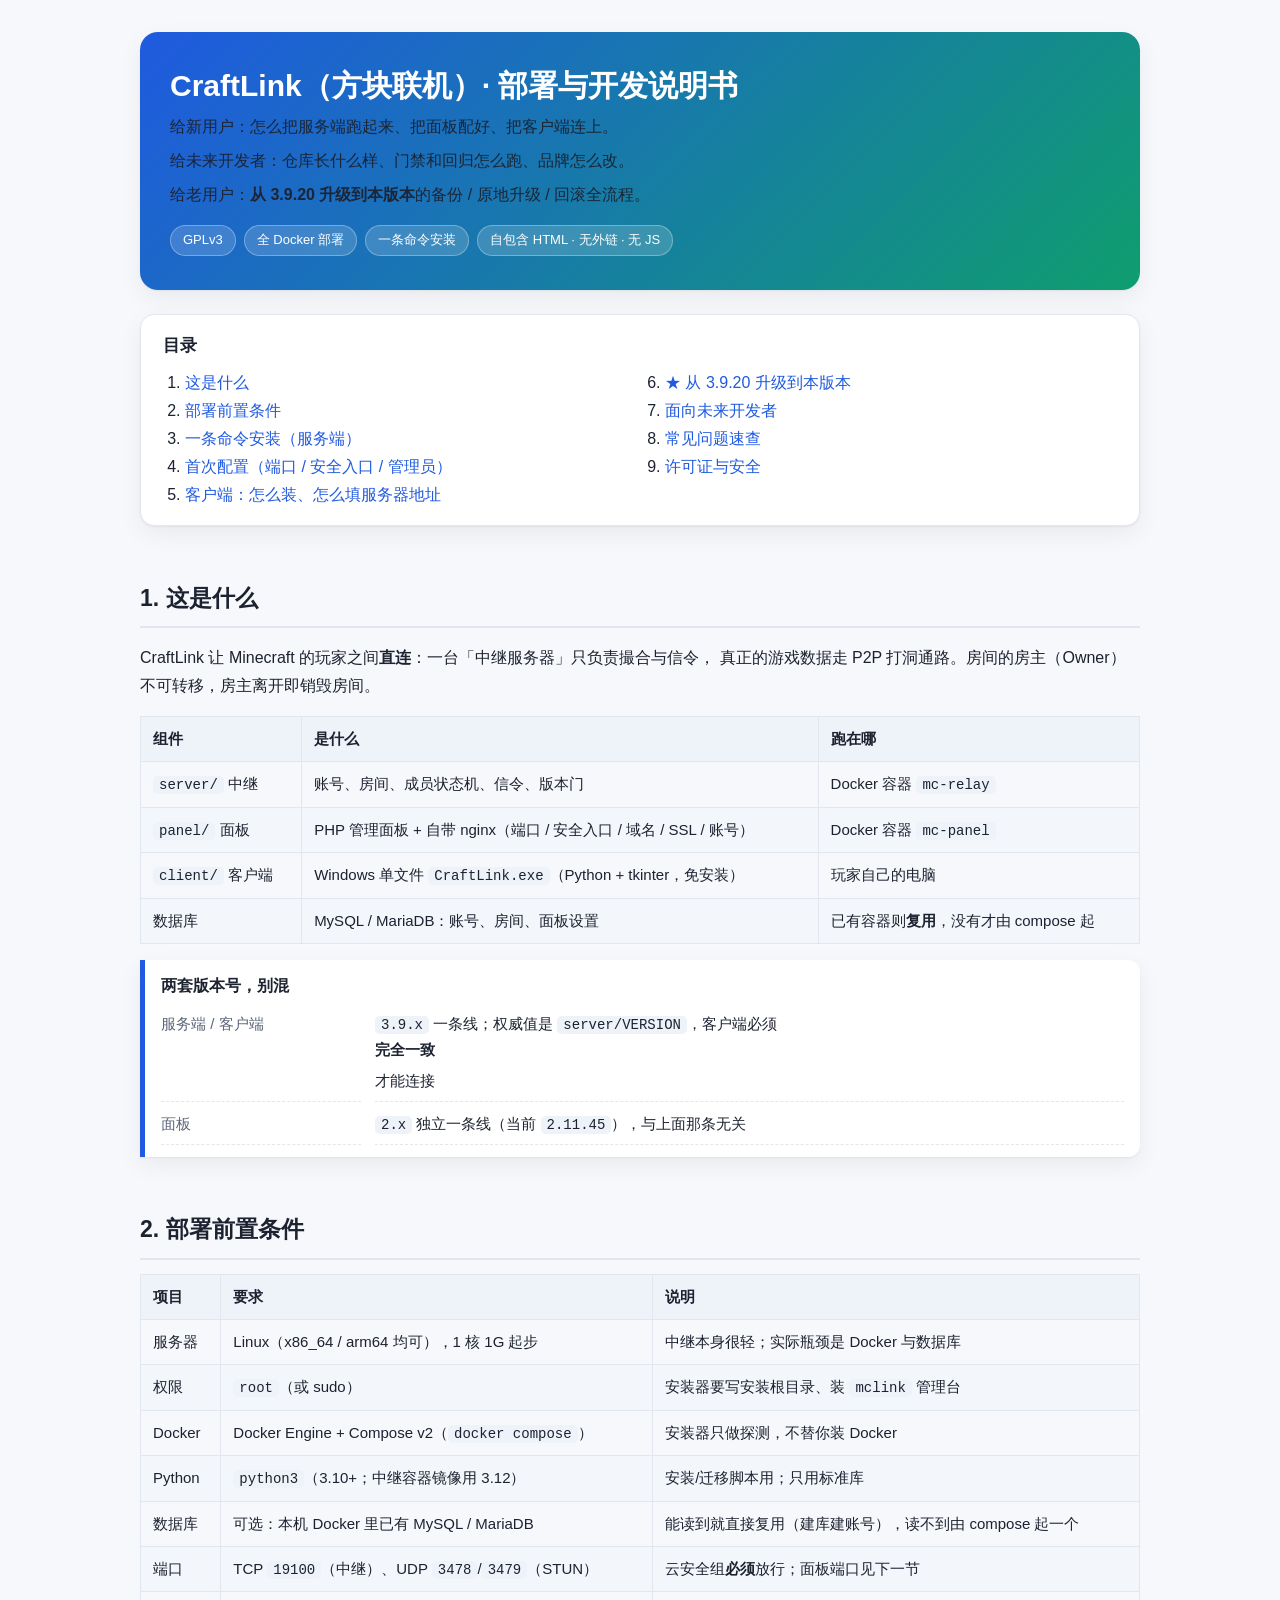
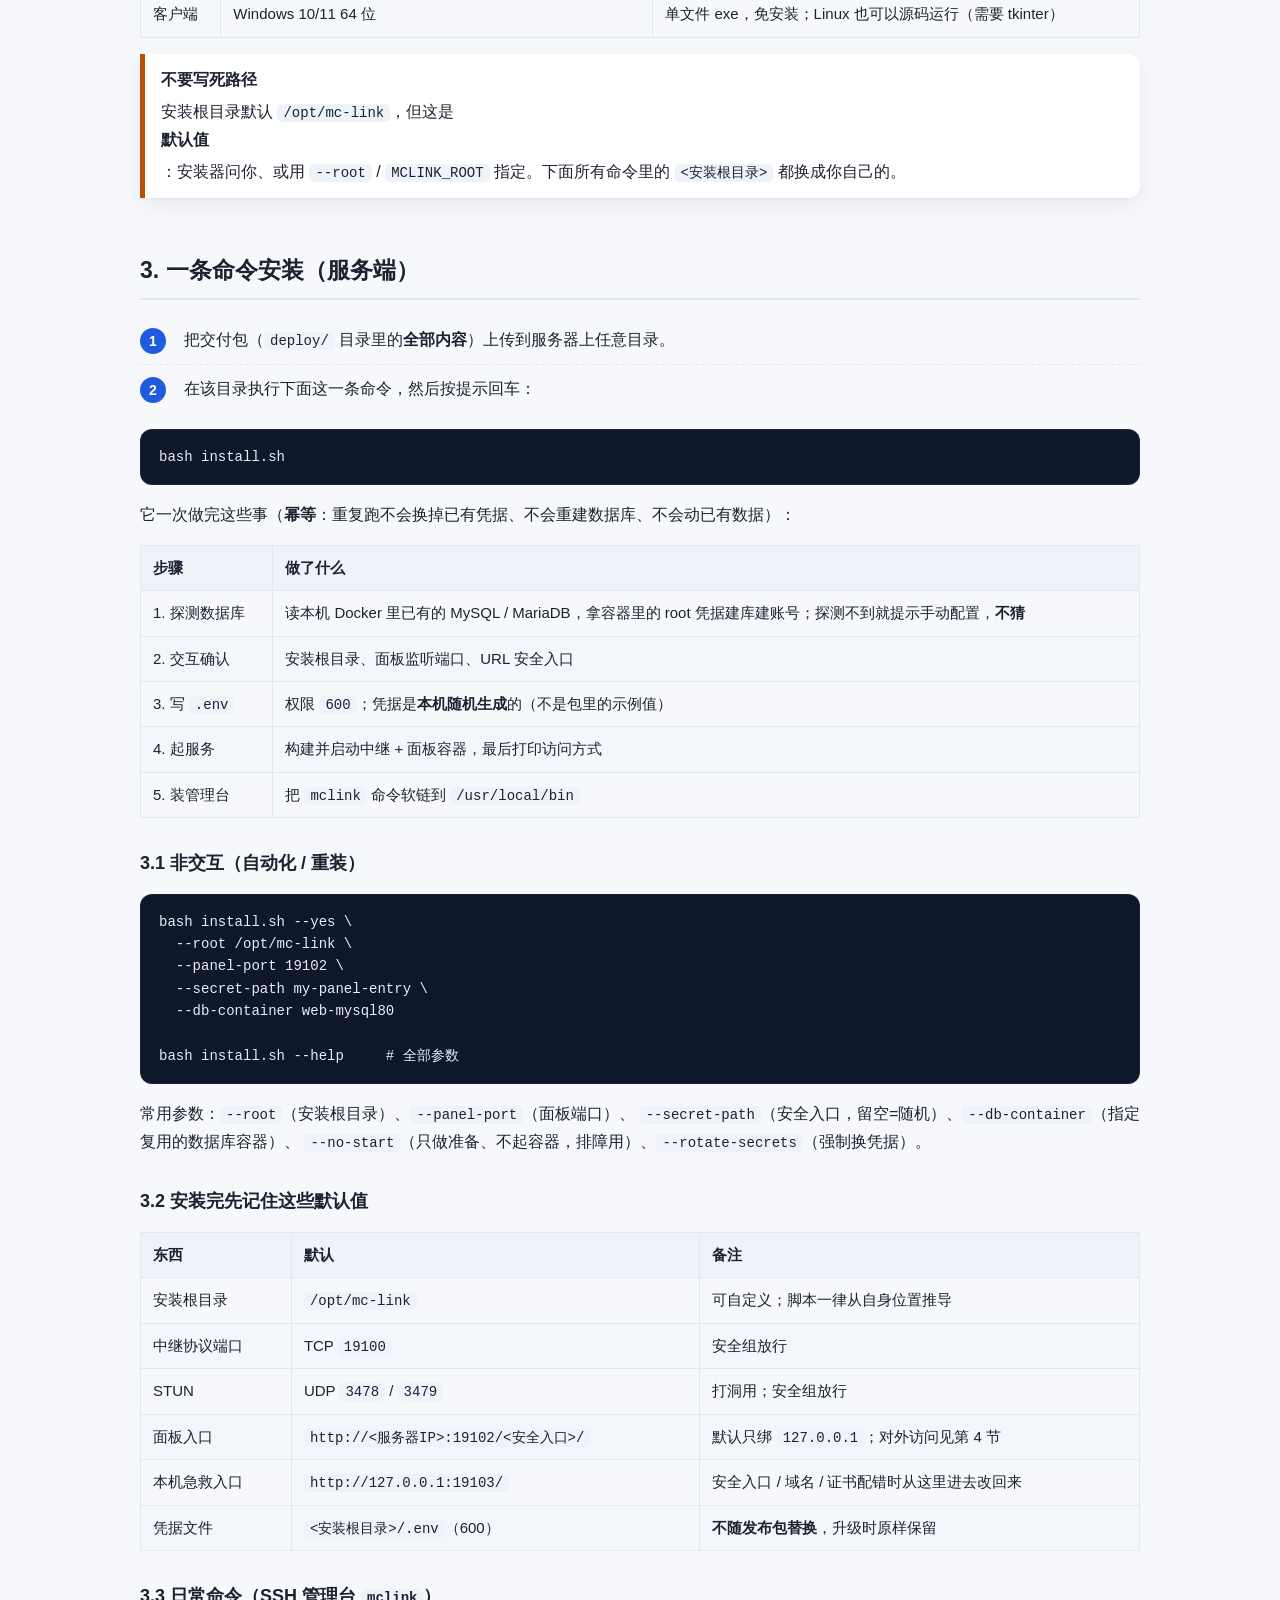
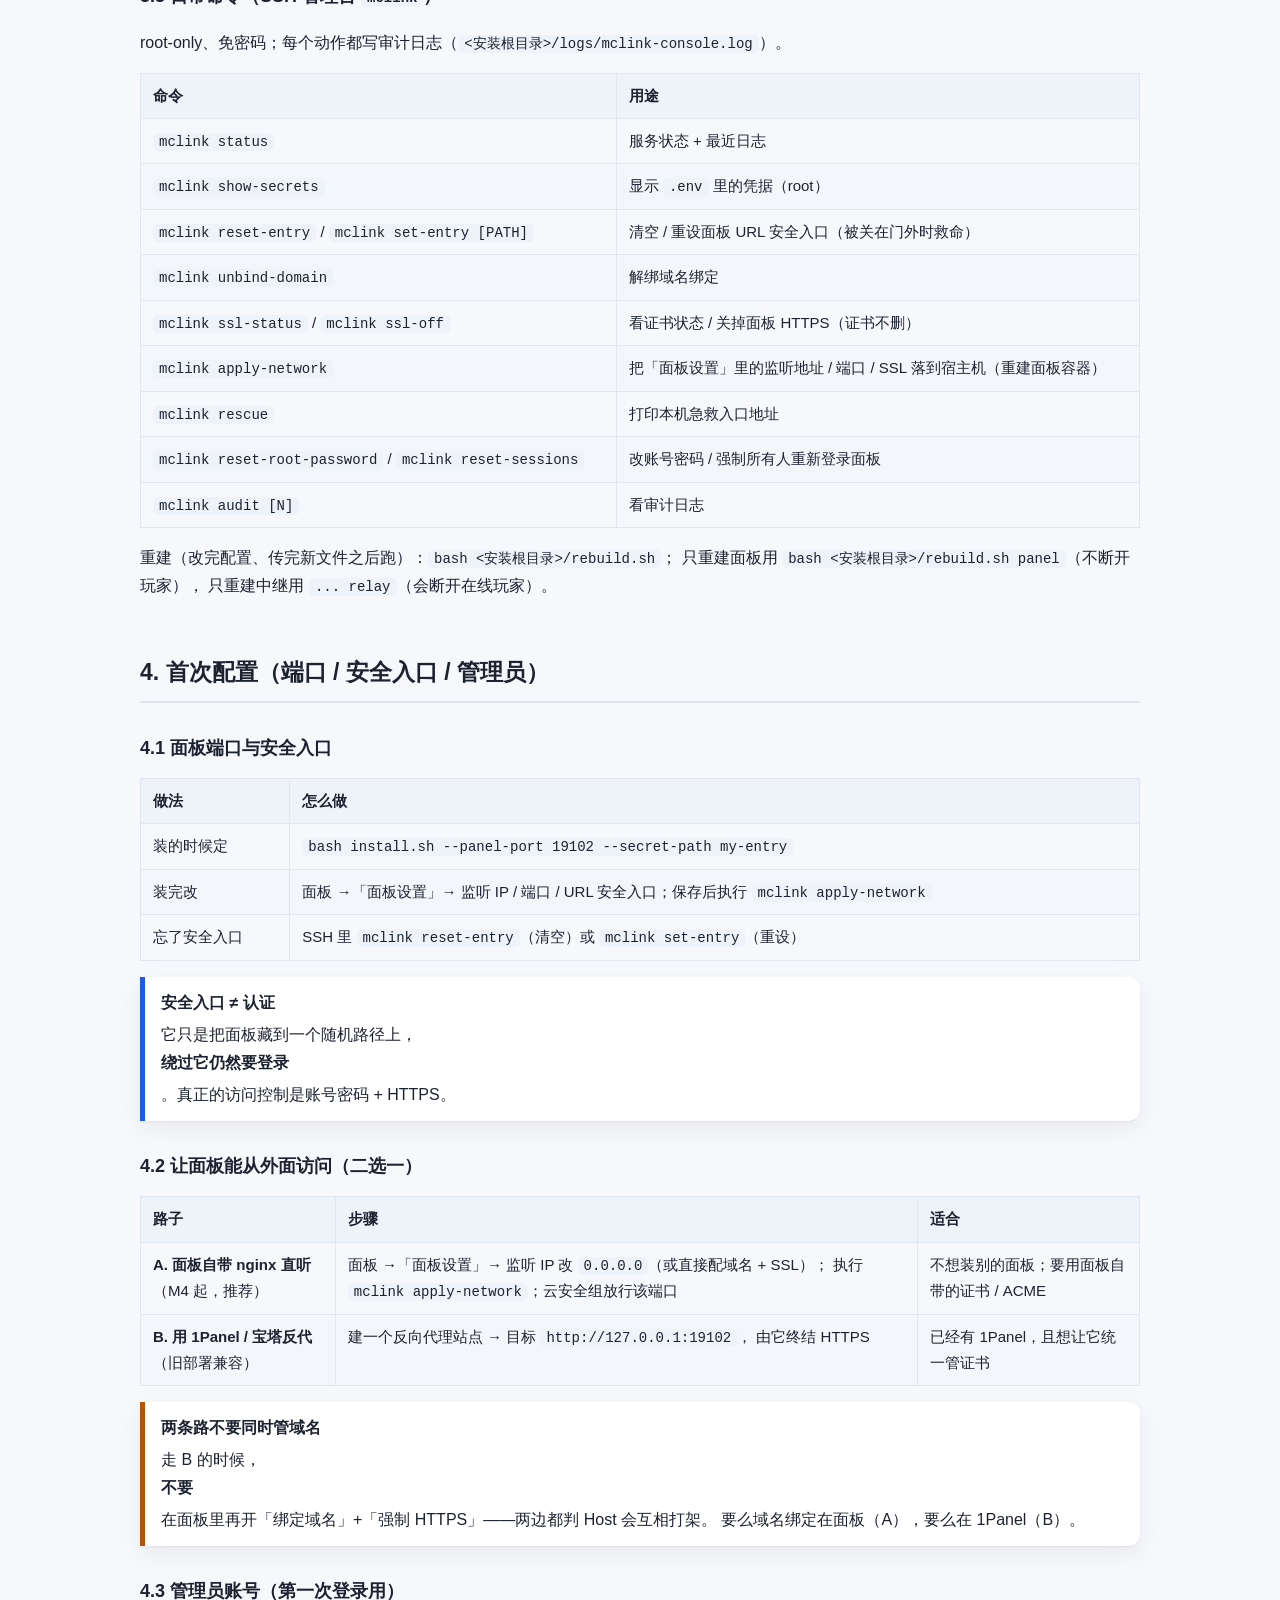
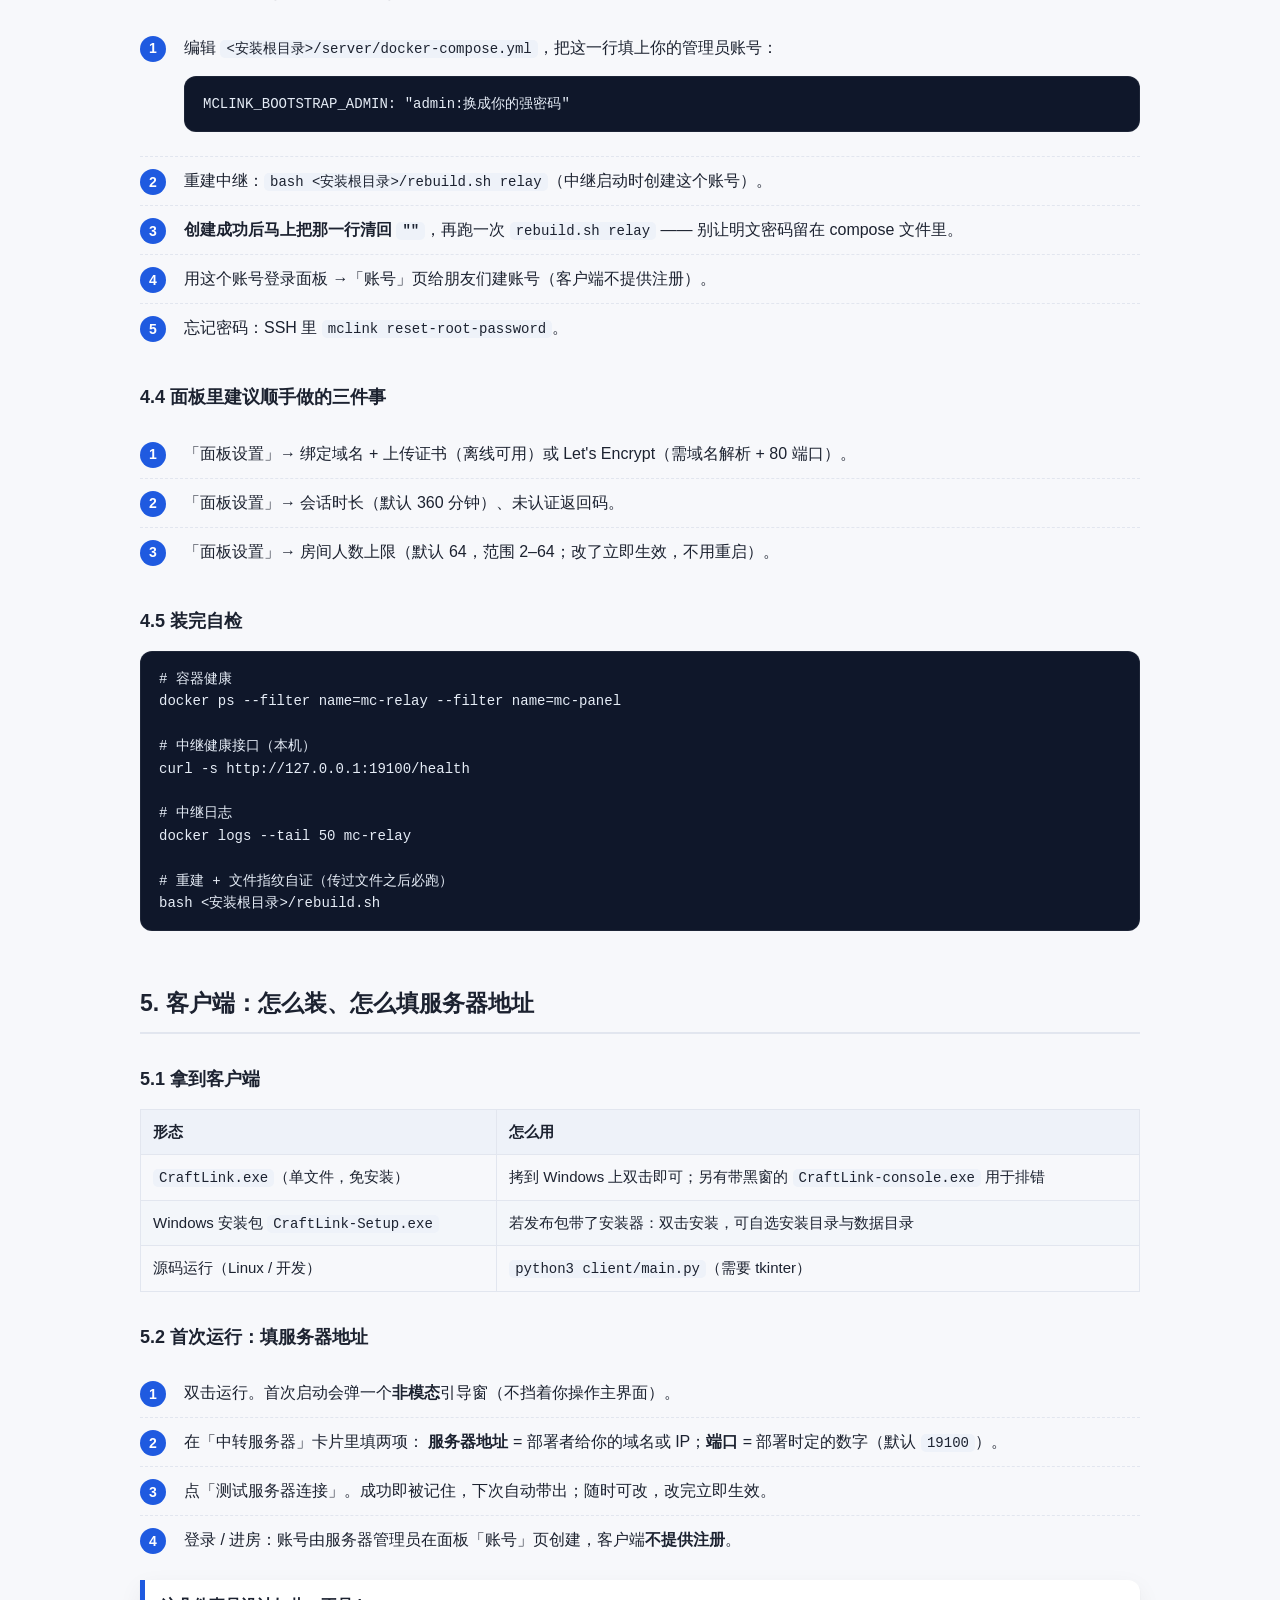
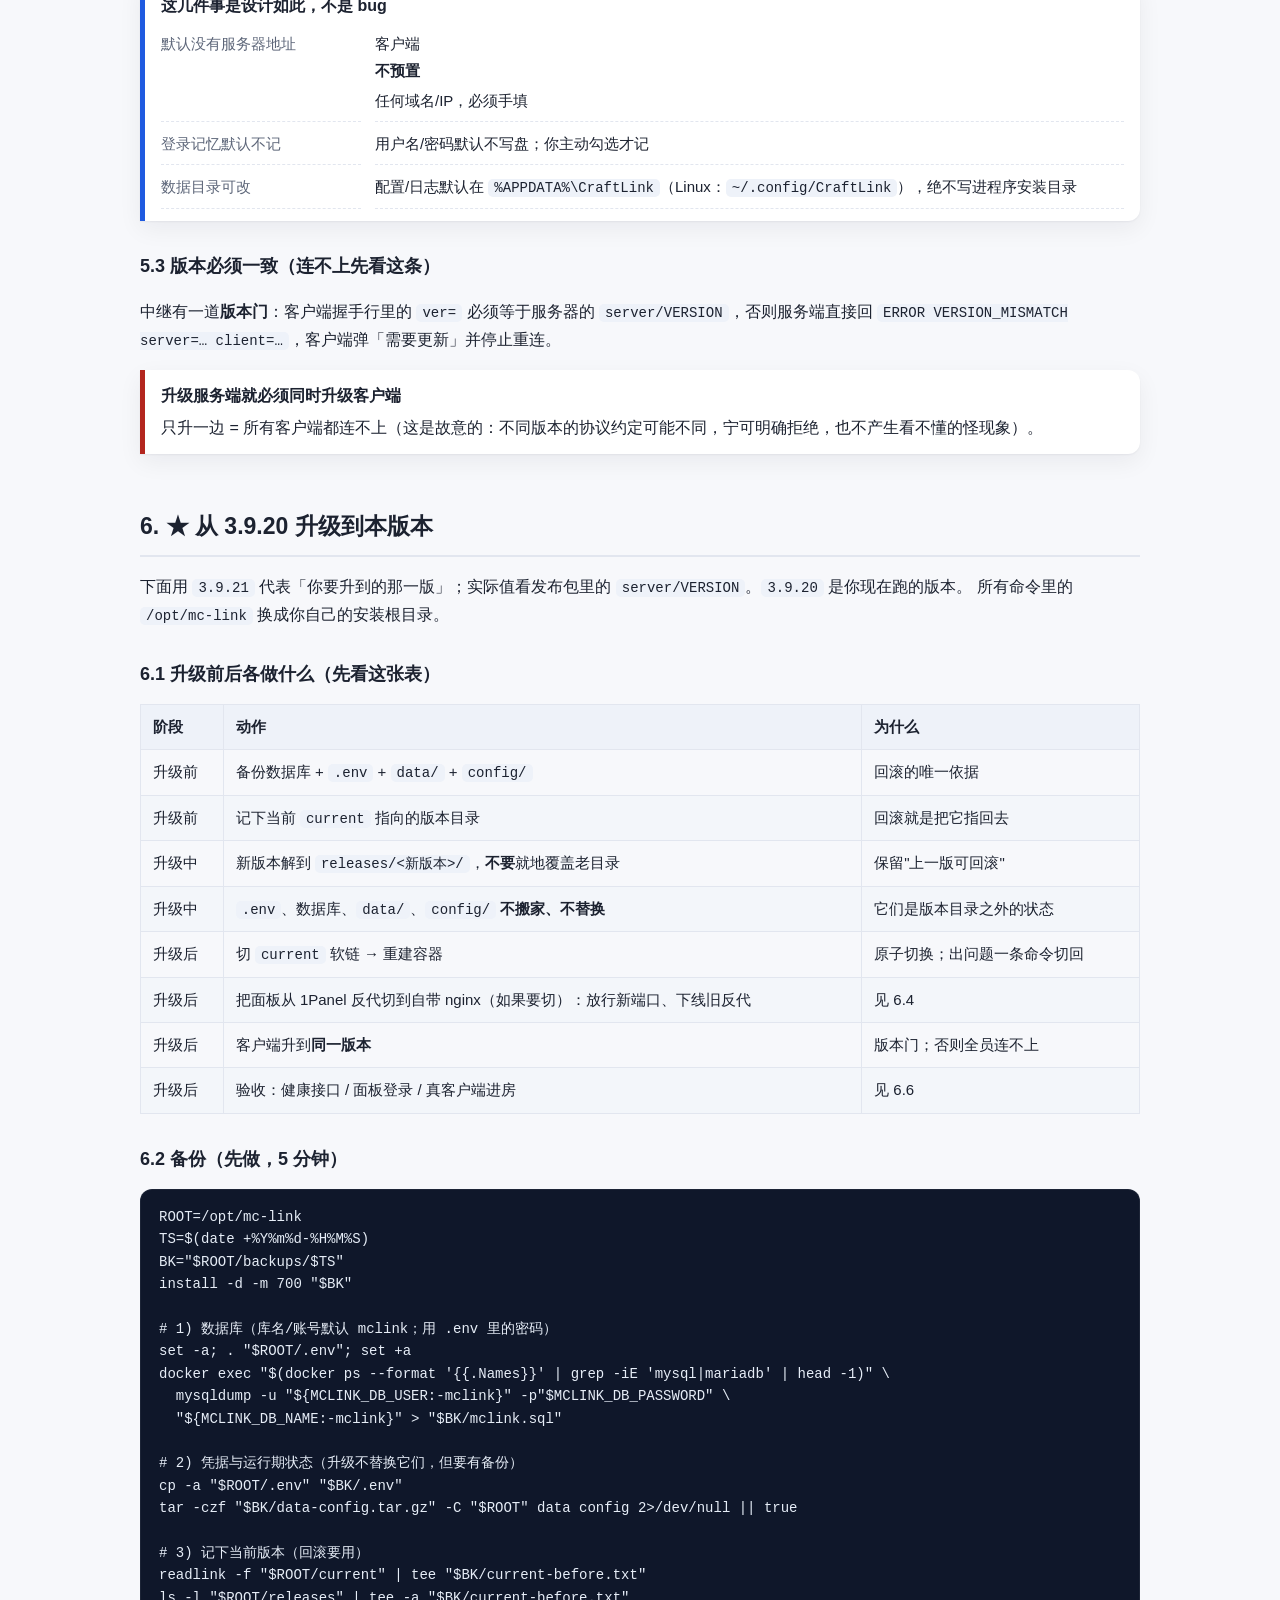
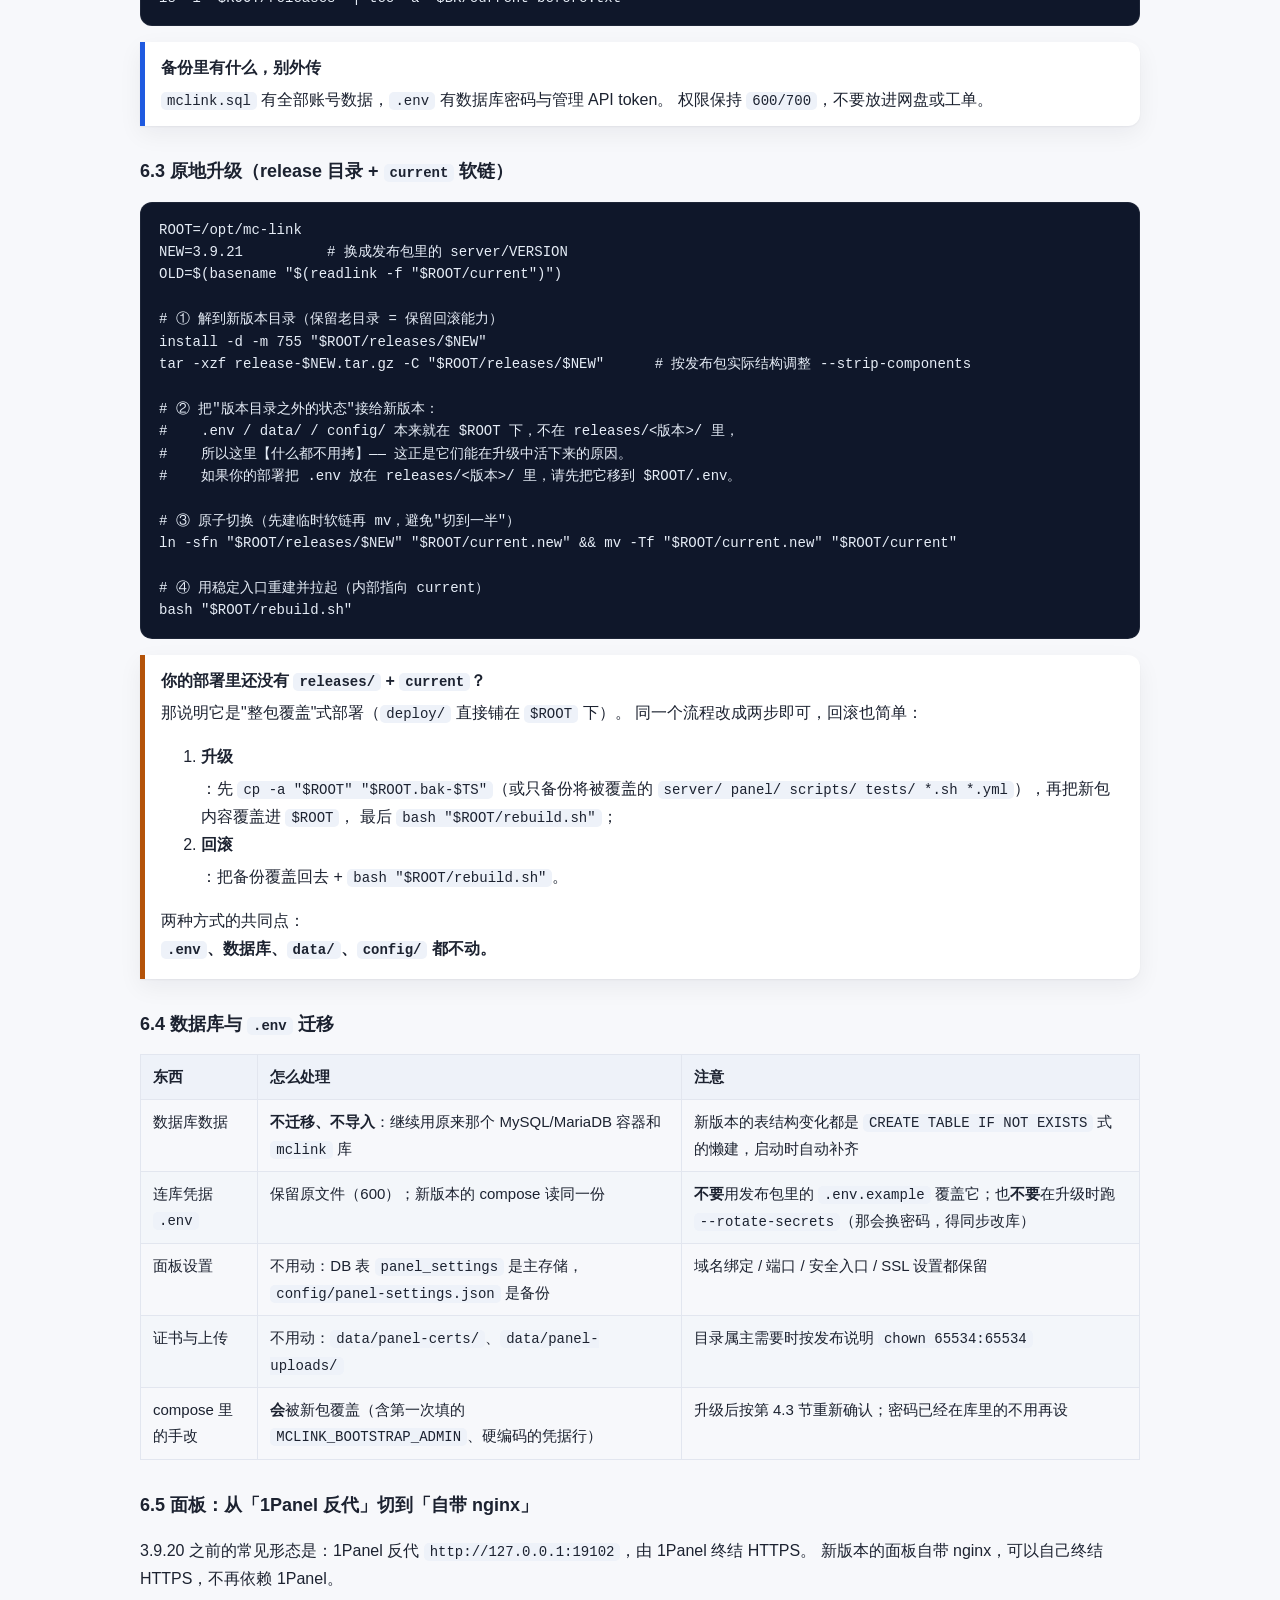
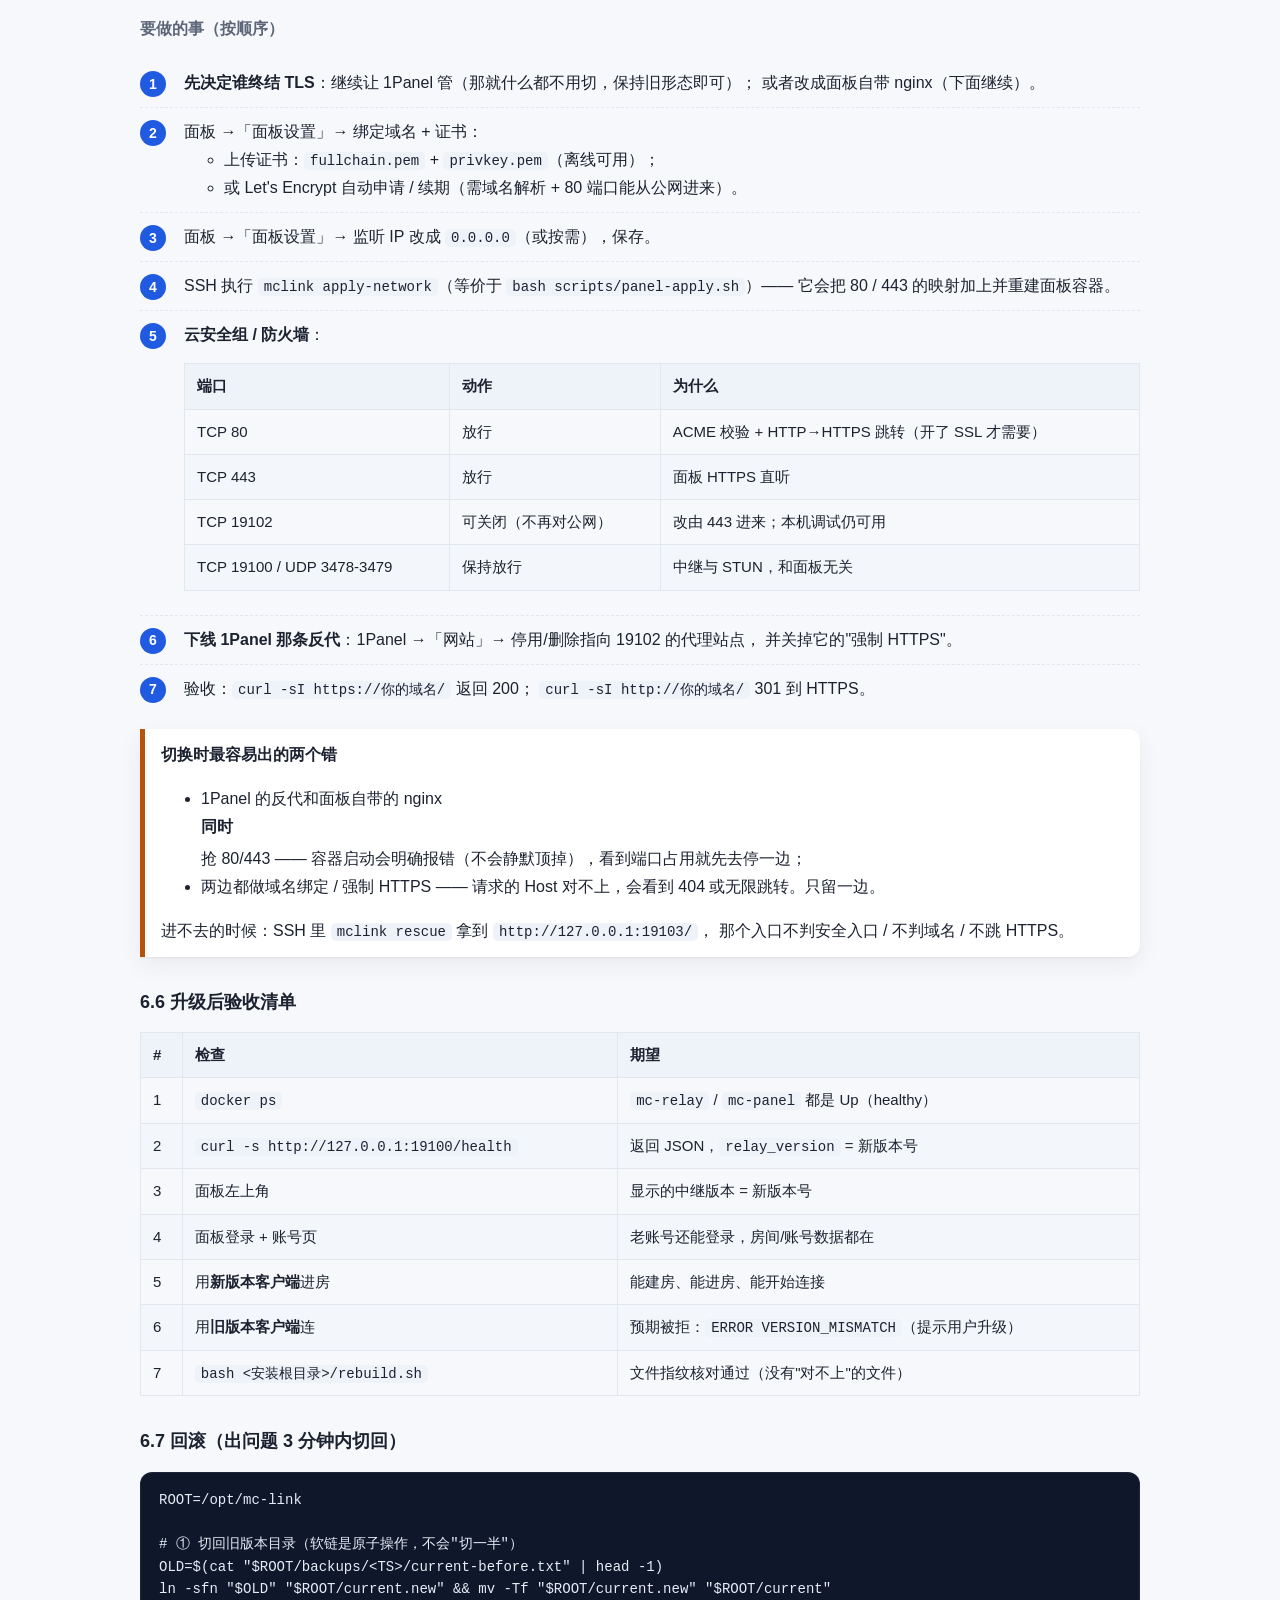
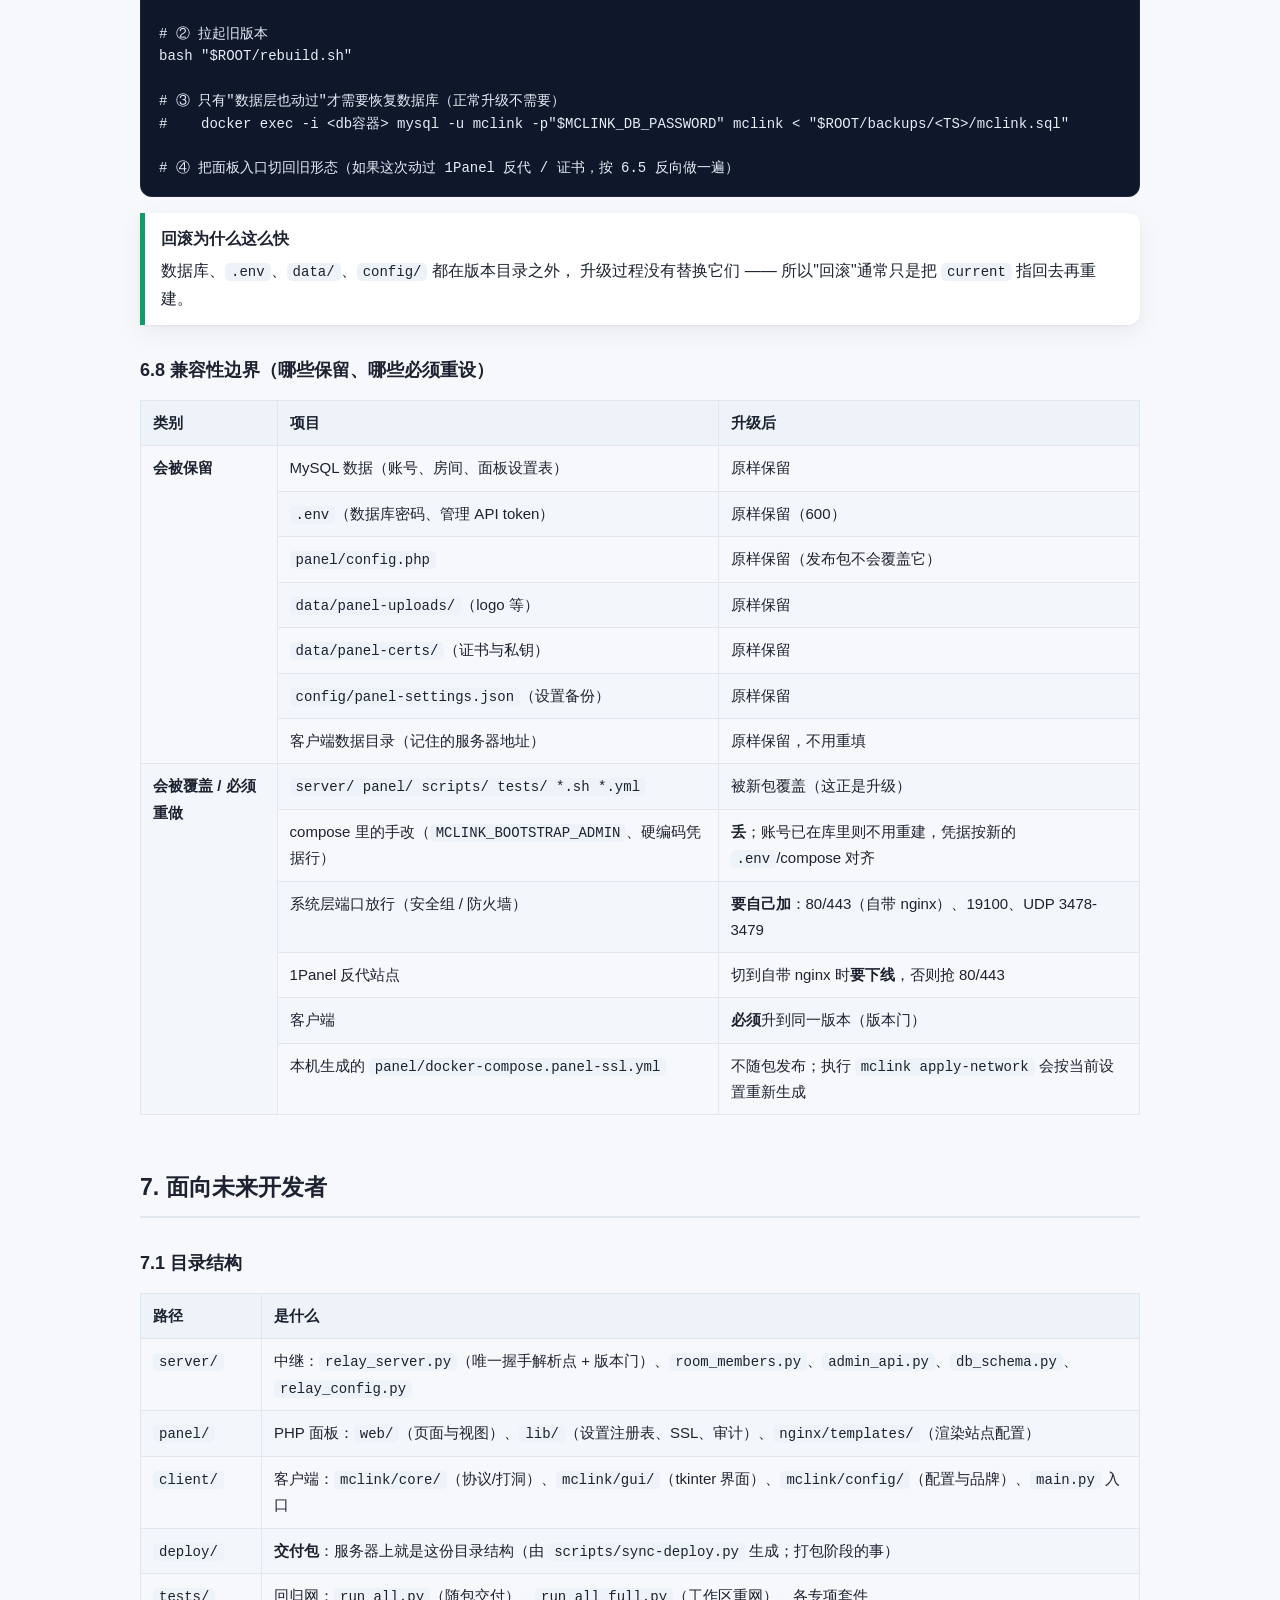
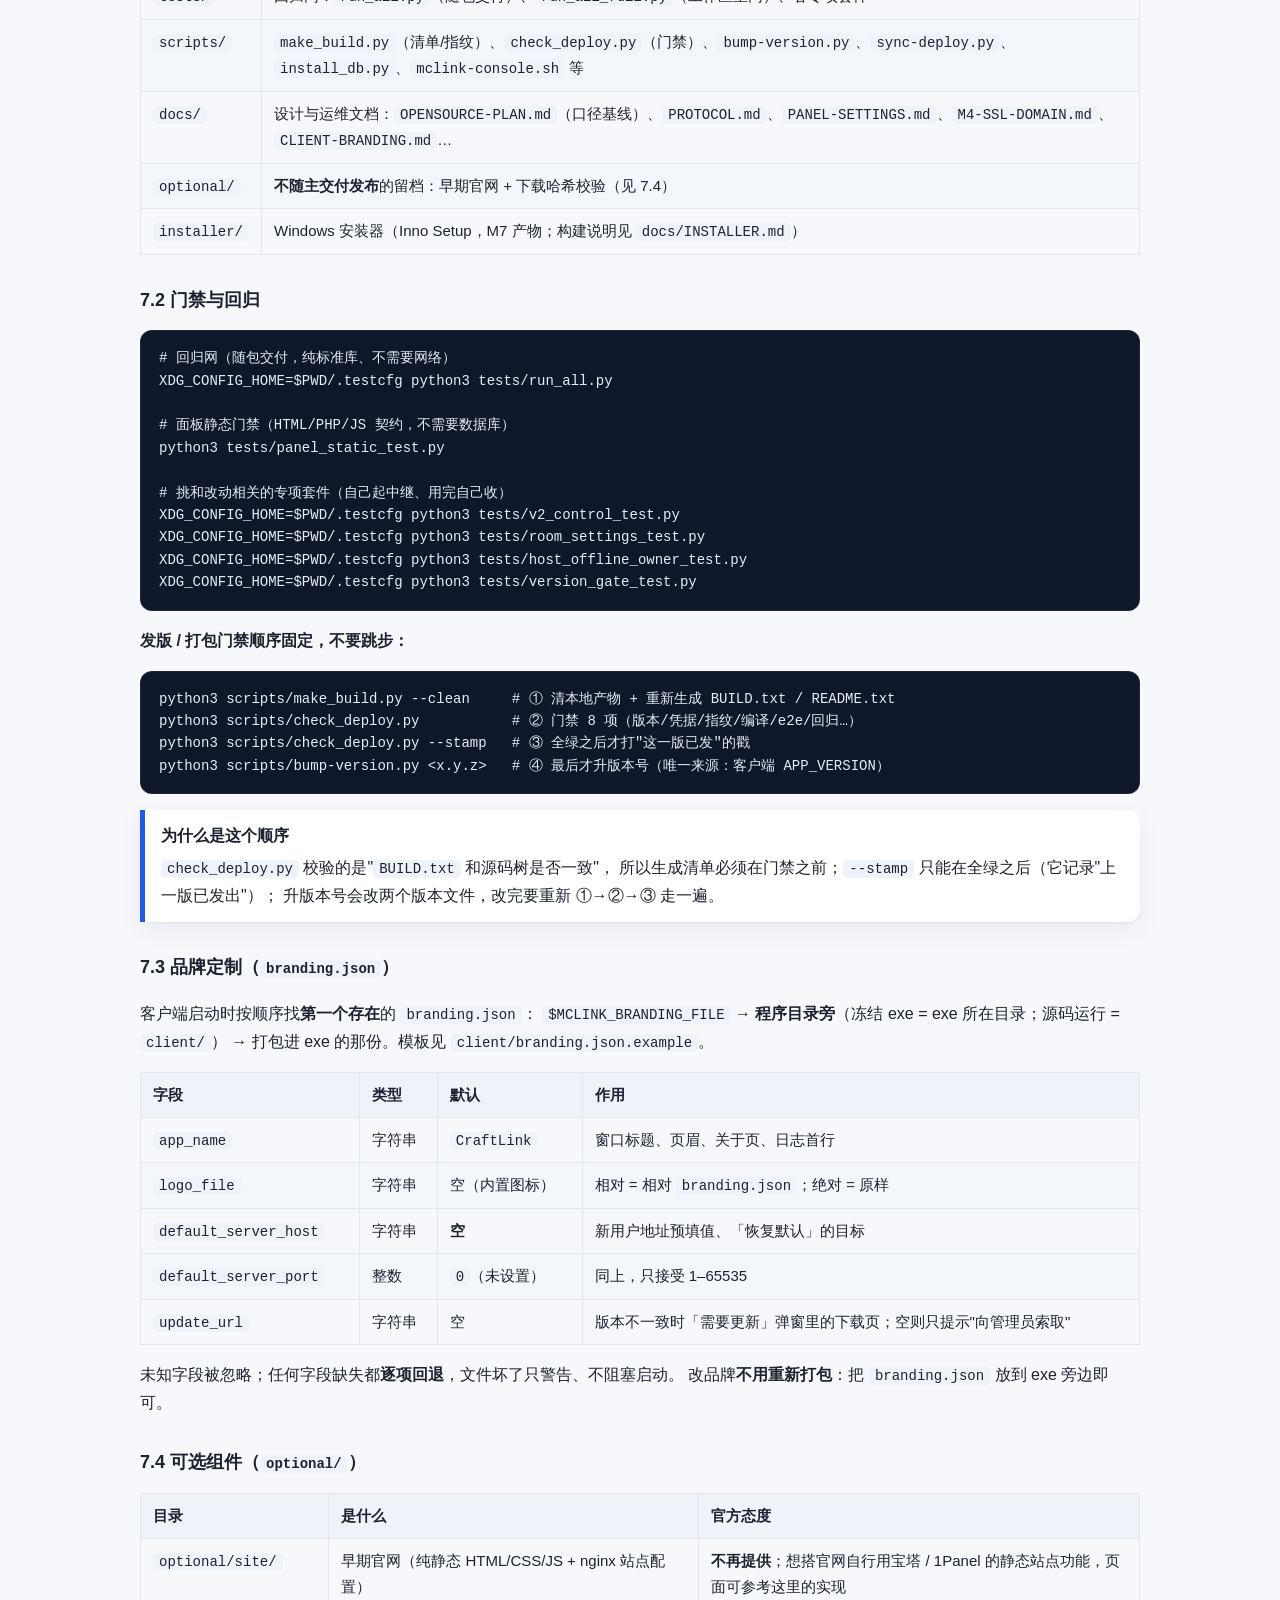
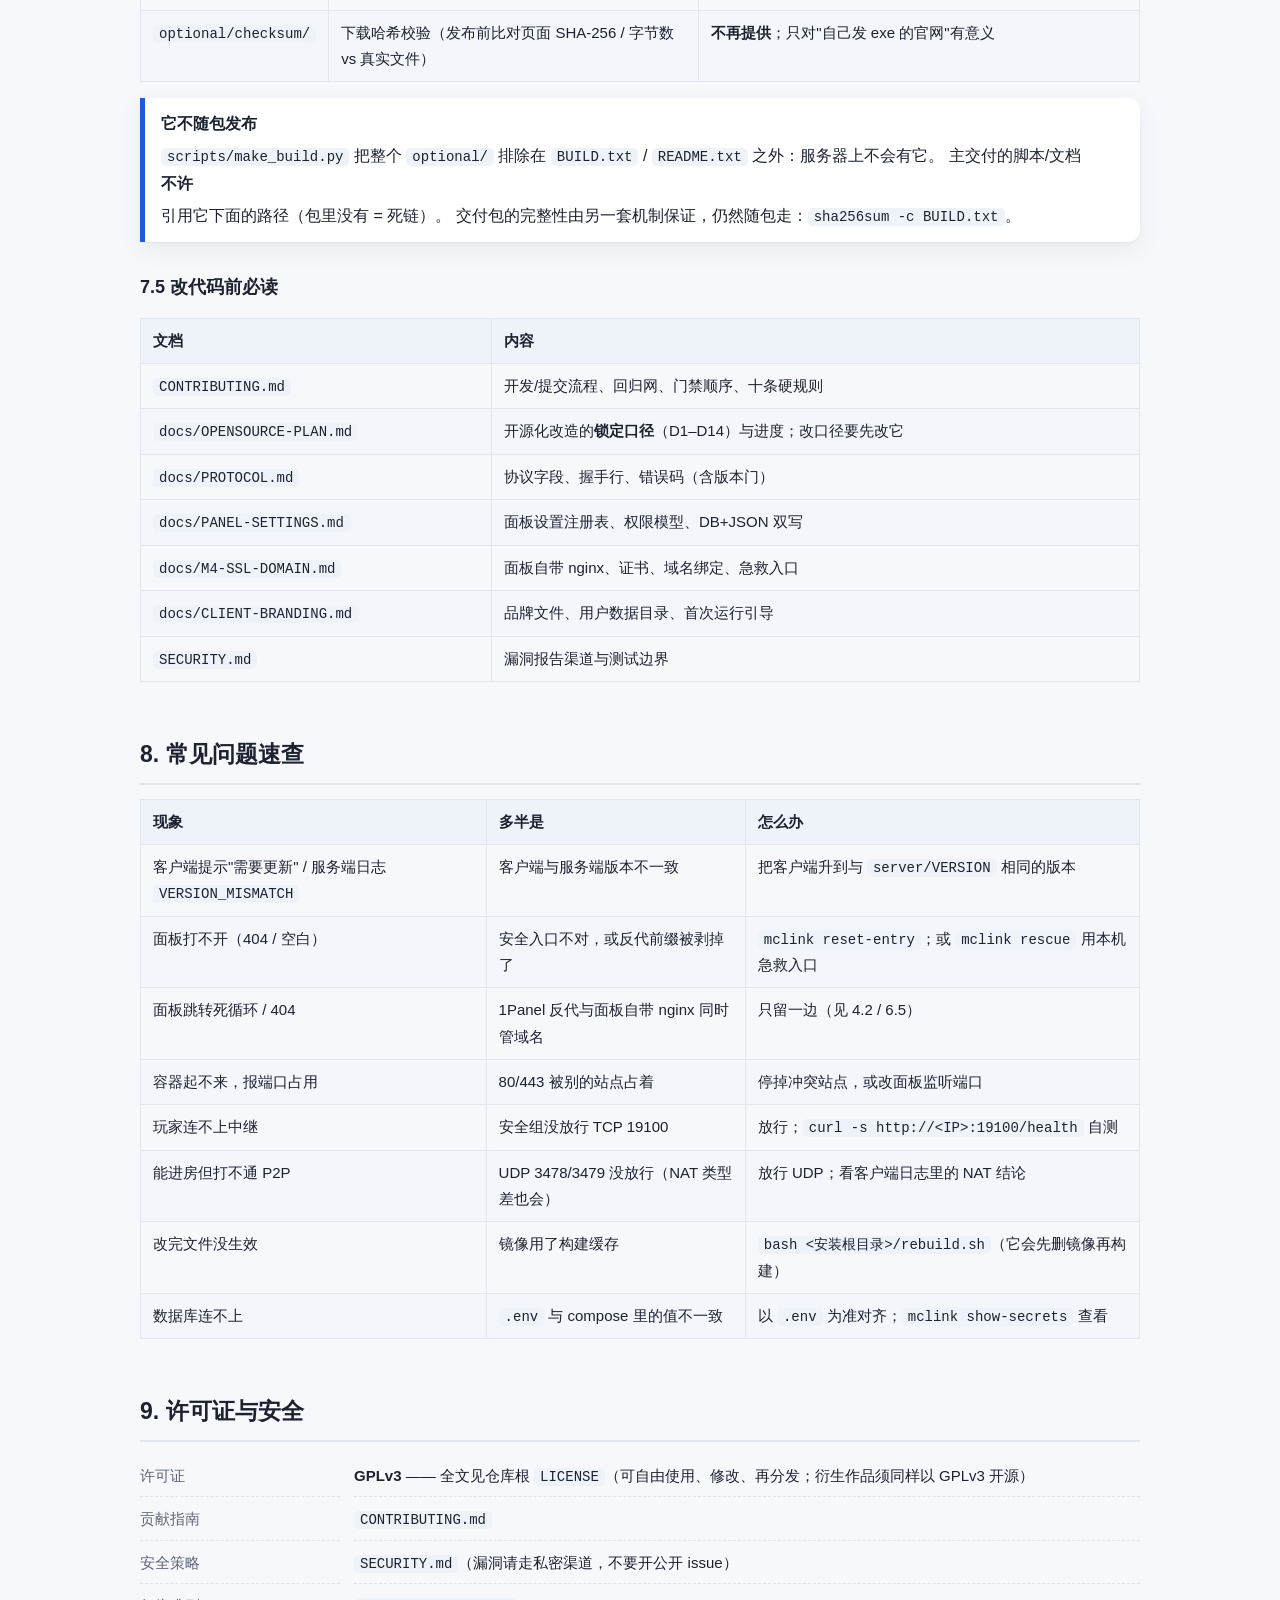
<file: README.html>
<!DOCTYPE html>
<html lang="zh-CN">
<head>
<meta charset="utf-8">
<meta name="viewport" content="width=device-width, initial-scale=1">
<title>CraftLink（方块联机）· 部署与开发说明书</title>
<meta name="description" content="CraftLink 服务端部署、首次配置、客户端填写服务器地址、从 3.9.20 原地升级与回滚、开发者门禁与回归。自包含 HTML，无外链、无 JS。">
<style>
  :root{
    --bg:#f7f8fb; --card:#ffffff; --fg:#1c2230; --muted:#5d6679;
    --line:#e2e6ef; --acc:#1f5ae0; --acc2:#0f9d6e; --warn:#b45309;
    --danger:#b3261e; --code-bg:#0f172a; --code-fg:#e6edf7; --inline-bg:#eef2f9;
    --shadow:0 1px 2px rgba(16,24,40,.05),0 8px 24px rgba(16,24,40,.06);
  }
  @media (prefers-color-scheme: dark){
    :root{
      --bg:#0c1018; --card:#141a25; --fg:#e8ecf4; --muted:#9aa6bb;
      --line:#252d3d; --acc:#7ea6ff; --acc2:#3ddc84; --warn:#f0b45a;
      --danger:#ff8a80; --code-bg:#070b12; --code-fg:#dbe6f5; --inline-bg:#1b2331;
      --shadow:0 1px 2px rgba(0,0,0,.4),0 10px 28px rgba(0,0,0,.35);
    }
  }
  *{box-sizing:border-box}
  html{scroll-behavior:smooth}
  body{
    margin:0; background:var(--bg); color:var(--fg);
    font:16px/1.75 -apple-system,BlinkMacSystemFont,"Segoe UI","Noto Sans CJK SC",
         "Microsoft YaHei",Roboto,"Helvetica Neue",Arial,sans-serif;
  }
  .wrap{max-width:1040px;margin:0 auto;padding:32px 20px 96px}
  header.hero{
    background:linear-gradient(135deg,#1f5ae0,#0f9d6e); color:#fff;
    border-radius:18px; padding:34px 30px; box-shadow:var(--shadow);
  }
  header.hero h1{margin:0 0 8px; font-size:30px; line-height:1.3}
  header.hero p{margin:6px 0 0; opacity:.95}
  header.hero .tags{margin-top:16px; display:flex; flex-wrap:wrap; gap:8px}
  header.hero .tags span{
    background:rgba(255,255,255,.16); border:1px solid rgba(255,255,255,.3);
    border-radius:999px; padding:3px 12px; font-size:13px;
  }
  h2{
    font-size:23px; margin:52px 0 14px; padding-bottom:8px;
    border-bottom:2px solid var(--line);
  }
  h3{font-size:18px; margin:30px 0 10px}
  h4{font-size:16px; margin:22px 0 8px; color:var(--muted)}
  p,li{color:var(--fg)}
  a{color:var(--acc); text-decoration:none}
  a:hover{text-decoration:underline}
  code,kbd,pre{font-family:ui-monospace,SFMono-Regular,Menlo,Consolas,"Liberation Mono",monospace}
  code{background:var(--inline-bg); border-radius:5px; padding:1px 6px; font-size:14px}
  pre{
    background:var(--code-bg); color:var(--code-fg); border-radius:12px;
    padding:16px 18px; overflow:auto; font-size:14px; line-height:1.6;
    border:1px solid rgba(255,255,255,.06);
  }
  pre code{background:none;color:inherit;padding:0;font-size:14px}
  .card{
    background:var(--card); border:1px solid var(--line); border-radius:14px;
    padding:20px 22px; box-shadow:var(--shadow); margin:18px 0;
  }
  table{width:100%; border-collapse:collapse; margin:14px 0; font-size:15px}
  th,td{border:1px solid var(--line); padding:9px 12px; text-align:left; vertical-align:top}
  th{background:var(--inline-bg); font-weight:600}
  tbody tr:nth-child(even) td{background:color-mix(in srgb,var(--inline-bg) 45%,transparent)}
  .note,.warn,.danger,.ok{
    border-left:5px solid var(--acc); background:var(--card);
    border-radius:0 12px 12px 0; padding:12px 16px; margin:16px 0;
    box-shadow:var(--shadow);
  }
  .warn{border-left-color:var(--warn)}
  .danger{border-left-color:var(--danger)}
  .ok{border-left-color:var(--acc2)}
  .note b,.warn b,.danger b,.ok b{display:block; margin-bottom:4px}
  nav.toc{
    background:var(--card); border:1px solid var(--line); border-radius:14px;
    padding:16px 22px; box-shadow:var(--shadow); margin:24px 0 0;
  }
  nav.toc h2{margin:0 0 8px; font-size:17px; border:0; padding:0}
  nav.toc ol{margin:0; padding-left:22px; columns:2; column-gap:28px}
  @media (max-width:720px){ nav.toc ol{columns:1} header.hero h1{font-size:24px} }
  .steps{counter-reset:s; list-style:none; padding-left:0}
  .steps>li{
    counter-increment:s; position:relative; padding:10px 0 10px 44px;
    border-bottom:1px dashed var(--line);
  }
  .steps>li:last-child{border-bottom:0}
  .steps>li::before{
    content:counter(s); position:absolute; left:0; top:12px;
    width:26px; height:26px; border-radius:50%; background:var(--acc); color:#fff;
    display:flex; align-items:center; justify-content:center; font-size:14px; font-weight:700;
  }
  .kv{display:grid; grid-template-columns:200px 1fr; gap:2px 14px; font-size:15px}
  .kv div{padding:7px 0; border-bottom:1px dashed var(--line)}
  .kv div:nth-child(odd){color:var(--muted)}
  @media (max-width:640px){ .kv{grid-template-columns:1fr} .kv div:nth-child(odd){border-bottom:0;padding-bottom:0} }
  footer{margin-top:64px; color:var(--muted); font-size:14px; border-top:1px solid var(--line); padding-top:18px}
  .pill{display:inline-block;background:var(--inline-bg);border:1px solid var(--line);
        border-radius:999px;padding:1px 10px;font-size:13px;color:var(--muted)}
</style>
</head>
<body>
<div class="wrap">

<header class="hero">
  <h1>CraftLink（方块联机）· 部署与开发说明书</h1>
  <p>给新用户：怎么把服务端跑起来、把面板配好、把客户端连上。</p>
  <p>给未来开发者：仓库长什么样、门禁和回归怎么跑、品牌怎么改。</p>
  <p>给老用户：<b>从 3.9.20 升级到本版本</b>的备份 / 原地升级 / 回滚全流程。</p>
  <div class="tags">
    <span>GPLv3</span><span>全 Docker 部署</span><span>一条命令安装</span>
    <span>自包含 HTML · 无外链 · 无 JS</span>
  </div>
</header>

<nav class="toc">
  <h2>目录</h2>
  <ol>
    <li><a href="#what">这是什么</a></li>
    <li><a href="#prereq">部署前置条件</a></li>
    <li><a href="#install">一条命令安装（服务端）</a></li>
    <li><a href="#first-config">首次配置（端口 / 安全入口 / 管理员）</a></li>
    <li><a href="#client">客户端：怎么装、怎么填服务器地址</a></li>
    <li><a href="#upgrade">★ 从 3.9.20 升级到本版本</a></li>
    <li><a href="#dev">面向未来开发者</a></li>
    <li><a href="#faq">常见问题速查</a></li>
    <li><a href="#license">许可证与安全</a></li>
  </ol>
</nav>

<!-- ============================================================ -->
<h2 id="what">1. 这是什么</h2>

<p>CraftLink 让 Minecraft 的玩家之间<b>直连</b>：一台「中继服务器」只负责撮合与信令，
真正的游戏数据走 P2P 打洞通路。房间的房主（Owner）不可转移，房主离开即销毁房间。</p>

<table>
  <thead><tr><th>组件</th><th>是什么</th><th>跑在哪</th></tr></thead>
  <tbody>
    <tr><td><code>server/</code> 中继</td><td>账号、房间、成员状态机、信令、版本门</td><td>Docker 容器 <code>mc-relay</code></td></tr>
    <tr><td><code>panel/</code> 面板</td><td>PHP 管理面板 + 自带 nginx（端口 / 安全入口 / 域名 / SSL / 账号）</td><td>Docker 容器 <code>mc-panel</code></td></tr>
    <tr><td><code>client/</code> 客户端</td><td>Windows 单文件 <code>CraftLink.exe</code>（Python + tkinter，免安装）</td><td>玩家自己的电脑</td></tr>
    <tr><td>数据库</td><td>MySQL / MariaDB：账号、房间、面板设置</td><td>已有容器则<b>复用</b>，没有才由 compose 起</td></tr>
  </tbody>
</table>

<div class="note">
  <b>两套版本号，别混</b>
  <div class="kv">
    <div>服务端 / 客户端</div><div><code>3.9.x</code> 一条线；权威值是 <code>server/VERSION</code>，客户端必须<b>完全一致</b>才能连接</div>
    <div>面板</div><div><code>2.x</code> 独立一条线（当前 <code>2.11.45</code>），与上面那条无关</div>
  </div>
</div>

<!-- ============================================================ -->
<h2 id="prereq">2. 部署前置条件</h2>

<table>
  <thead><tr><th>项目</th><th>要求</th><th>说明</th></tr></thead>
  <tbody>
    <tr><td>服务器</td><td>Linux（x86_64 / arm64 均可），1 核 1G 起步</td><td>中继本身很轻；实际瓶颈是 Docker 与数据库</td></tr>
    <tr><td>权限</td><td><code>root</code>（或 sudo）</td><td>安装器要写安装根目录、装 <code>mclink</code> 管理台</td></tr>
    <tr><td>Docker</td><td>Docker Engine + Compose v2（<code>docker compose</code>）</td><td>安装器只做探测，不替你装 Docker</td></tr>
    <tr><td>Python</td><td><code>python3</code>（3.10+；中继容器镜像用 3.12）</td><td>安装/迁移脚本用；只用标准库</td></tr>
    <tr><td>数据库</td><td>可选：本机 Docker 里已有 MySQL / MariaDB</td><td>能读到就直接复用（建库建账号），读不到由 compose 起一个</td></tr>
    <tr><td>端口</td><td>TCP <code>19100</code>（中继）、UDP <code>3478</code>/<code>3479</code>（STUN）</td><td>云安全组<b>必须</b>放行；面板端口见下一节</td></tr>
    <tr><td>客户端</td><td>Windows 10/11 64 位</td><td>单文件 exe，免安装；Linux 也可以源码运行（需要 tkinter）</td></tr>
  </tbody>
</table>

<div class="warn">
  <b>不要写死路径</b>
  安装根目录默认 <code>/opt/mc-link</code>，但这是<b>默认值</b>：安装器问你、或用
  <code>--root</code> / <code>MCLINK_ROOT</code> 指定。下面所有命令里的
  <code>&lt;安装根目录&gt;</code> 都换成你自己的。
</div>

<!-- ============================================================ -->
<h2 id="install">3. 一条命令安装（服务端）</h2>

<ol class="steps">
  <li>把交付包（<code>deploy/</code> 目录里的<b>全部内容</b>）上传到服务器上任意目录。</li>
  <li>在该目录执行下面这一条命令，然后按提示回车：</li>
</ol>

<pre><code>bash install.sh</code></pre>

<p>它一次做完这些事（<b>幂等</b>：重复跑不会换掉已有凭据、不会重建数据库、不会动已有数据）：</p>

<table>
  <thead><tr><th>步骤</th><th>做了什么</th></tr></thead>
  <tbody>
    <tr><td>1. 探测数据库</td><td>读本机 Docker 里已有的 MySQL / MariaDB，拿容器里的 root 凭据建库建账号；探测不到就提示手动配置，<b>不猜</b></td></tr>
    <tr><td>2. 交互确认</td><td>安装根目录、面板监听端口、URL 安全入口</td></tr>
    <tr><td>3. 写 <code>.env</code></td><td>权限 <code>600</code>；凭据是<b>本机随机生成</b>的（不是包里的示例值）</td></tr>
    <tr><td>4. 起服务</td><td>构建并启动中继 + 面板容器，最后打印访问方式</td></tr>
    <tr><td>5. 装管理台</td><td>把 <code>mclink</code> 命令软链到 <code>/usr/local/bin</code></td></tr>
  </tbody>
</table>

<h3>3.1 非交互（自动化 / 重装）</h3>

<pre><code>bash install.sh --yes \
  --root /opt/mc-link \
  --panel-port 19102 \
  --secret-path my-panel-entry \
  --db-container web-mysql80

bash install.sh --help     # 全部参数</code></pre>

<p>常用参数：<code>--root</code>（安装根目录）、<code>--panel-port</code>（面板端口）、
<code>--secret-path</code>（安全入口，留空=随机）、<code>--db-container</code>（指定复用的数据库容器）、
<code>--no-start</code>（只做准备、不起容器，排障用）、<code>--rotate-secrets</code>（强制换凭据）。</p>

<h3>3.2 安装完先记住这些默认值</h3>

<table>
  <thead><tr><th>东西</th><th>默认</th><th>备注</th></tr></thead>
  <tbody>
    <tr><td>安装根目录</td><td><code>/opt/mc-link</code></td><td>可自定义；脚本一律从自身位置推导</td></tr>
    <tr><td>中继协议端口</td><td>TCP <code>19100</code></td><td>安全组放行</td></tr>
    <tr><td>STUN</td><td>UDP <code>3478</code> / <code>3479</code></td><td>打洞用；安全组放行</td></tr>
    <tr><td>面板入口</td><td><code>http://&lt;服务器IP&gt;:19102/&lt;安全入口&gt;/</code></td><td>默认只绑 <code>127.0.0.1</code>；对外访问见第 4 节</td></tr>
    <tr><td>本机急救入口</td><td><code>http://127.0.0.1:19103/</code></td><td>安全入口 / 域名 / 证书配错时从这里进去改回来</td></tr>
    <tr><td>凭据文件</td><td><code>&lt;安装根目录&gt;/.env</code>（600）</td><td><b>不随发布包替换</b>，升级时原样保留</td></tr>
  </tbody>
</table>

<h3>3.3 日常命令（SSH 管理台 <code>mclink</code>）</h3>

<p>root-only、免密码；每个动作都写审计日志（<code>&lt;安装根目录&gt;/logs/mclink-console.log</code>）。</p>

<table>
  <thead><tr><th>命令</th><th>用途</th></tr></thead>
  <tbody>
    <tr><td><code>mclink status</code></td><td>服务状态 + 最近日志</td></tr>
    <tr><td><code>mclink show-secrets</code></td><td>显示 <code>.env</code> 里的凭据（root）</td></tr>
    <tr><td><code>mclink reset-entry</code> / <code>mclink set-entry [PATH]</code></td><td>清空 / 重设面板 URL 安全入口（被关在门外时救命）</td></tr>
    <tr><td><code>mclink unbind-domain</code></td><td>解绑域名绑定</td></tr>
    <tr><td><code>mclink ssl-status</code> / <code>mclink ssl-off</code></td><td>看证书状态 / 关掉面板 HTTPS（证书不删）</td></tr>
    <tr><td><code>mclink apply-network</code></td><td>把「面板设置」里的监听地址 / 端口 / SSL 落到宿主机（重建面板容器）</td></tr>
    <tr><td><code>mclink rescue</code></td><td>打印本机急救入口地址</td></tr>
    <tr><td><code>mclink reset-root-password</code> / <code>mclink reset-sessions</code></td><td>改账号密码 / 强制所有人重新登录面板</td></tr>
    <tr><td><code>mclink audit [N]</code></td><td>看审计日志</td></tr>
  </tbody>
</table>

<p>重建（改完配置、传完新文件之后跑）：<code>bash &lt;安装根目录&gt;/rebuild.sh</code>；
只重建面板用 <code>bash &lt;安装根目录&gt;/rebuild.sh panel</code>（不断开玩家），
只重建中继用 <code>... relay</code>（会断开在线玩家）。</p>

<!-- ============================================================ -->
<h2 id="first-config">4. 首次配置（端口 / 安全入口 / 管理员）</h2>

<h3>4.1 面板端口与安全入口</h3>

<table>
  <thead><tr><th>做法</th><th>怎么做</th></tr></thead>
  <tbody>
    <tr><td>装的时候定</td><td><code>bash install.sh --panel-port 19102 --secret-path my-entry</code></td></tr>
    <tr><td>装完改</td><td>面板 →「面板设置」→ 监听 IP / 端口 / URL 安全入口；保存后执行 <code>mclink apply-network</code></td></tr>
    <tr><td>忘了安全入口</td><td>SSH 里 <code>mclink reset-entry</code>（清空）或 <code>mclink set-entry</code>（重设）</td></tr>
  </tbody>
</table>

<div class="note">
  <b>安全入口 ≠ 认证</b>
  它只是把面板藏到一个随机路径上，<b>绕过它仍然要登录</b>。真正的访问控制是账号密码 + HTTPS。
</div>

<h3>4.2 让面板能从外面访问（二选一）</h3>

<table>
  <thead><tr><th>路子</th><th>步骤</th><th>适合</th></tr></thead>
  <tbody>
    <tr>
      <td><b>A. 面板自带 nginx 直听</b>（M4 起，推荐）</td>
      <td>面板 →「面板设置」→ 监听 IP 改 <code>0.0.0.0</code>（或直接配域名 + SSL）；
          执行 <code>mclink apply-network</code>；云安全组放行该端口</td>
      <td>不想装别的面板；要用面板自带的证书 / ACME</td>
    </tr>
    <tr>
      <td><b>B. 用 1Panel / 宝塔反代</b>（旧部署兼容）</td>
      <td>建一个反向代理站点 → 目标 <code>http://127.0.0.1:19102</code>，
          由它终结 HTTPS</td>
      <td>已经有 1Panel，且想让它统一管证书</td>
    </tr>
  </tbody>
</table>

<div class="warn">
  <b>两条路不要同时管域名</b>
  走 B 的时候，<b>不要</b>在面板里再开「绑定域名」+「强制 HTTPS」——两边都判 Host 会互相打架。
  要么域名绑定在面板（A），要么在 1Panel（B）。
</div>

<h3>4.3 管理员账号（第一次登录用）</h3>

<ol class="steps">
  <li>编辑 <code>&lt;安装根目录&gt;/server/docker-compose.yml</code>，把这一行填上你的管理员账号：
      <pre><code>MCLINK_BOOTSTRAP_ADMIN: "admin:换成你的强密码"</code></pre></li>
  <li>重建中继：<code>bash &lt;安装根目录&gt;/rebuild.sh relay</code>（中继启动时创建这个账号）。</li>
  <li><b>创建成功后马上把那一行清回 <code>""</code></b>，再跑一次 <code>rebuild.sh relay</code> ——
      别让明文密码留在 compose 文件里。</li>
  <li>用这个账号登录面板 →「账号」页给朋友们建账号（客户端不提供注册）。</li>
  <li>忘记密码：SSH 里 <code>mclink reset-root-password</code>。</li>
</ol>

<h3>4.4 面板里建议顺手做的三件事</h3>

<ol class="steps">
  <li>「面板设置」→ 绑定域名 + 上传证书（离线可用）或 Let's Encrypt（需域名解析 + 80 端口）。</li>
  <li>「面板设置」→ 会话时长（默认 360 分钟）、未认证返回码。</li>
  <li>「面板设置」→ 房间人数上限（默认 64，范围 2–64；改了立即生效，不用重启）。</li>
</ol>

<h3>4.5 装完自检</h3>

<pre><code># 容器健康
docker ps --filter name=mc-relay --filter name=mc-panel

# 中继健康接口（本机）
curl -s http://127.0.0.1:19100/health

# 中继日志
docker logs --tail 50 mc-relay

# 重建 + 文件指纹自证（传过文件之后必跑）
bash &lt;安装根目录&gt;/rebuild.sh</code></pre>

<!-- ============================================================ -->
<h2 id="client">5. 客户端：怎么装、怎么填服务器地址</h2>

<h3>5.1 拿到客户端</h3>

<table>
  <thead><tr><th>形态</th><th>怎么用</th></tr></thead>
  <tbody>
    <tr><td><code>CraftLink.exe</code>（单文件，免安装）</td><td>拷到 Windows 上双击即可；另有带黑窗的 <code>CraftLink-console.exe</code> 用于排错</td></tr>
    <tr><td>Windows 安装包 <code>CraftLink-Setup.exe</code></td><td>若发布包带了安装器：双击安装，可自选安装目录与数据目录</td></tr>
    <tr><td>源码运行（Linux / 开发）</td><td><code>python3 client/main.py</code>（需要 tkinter）</td></tr>
  </tbody>
</table>

<h3>5.2 首次运行：填服务器地址</h3>

<ol class="steps">
  <li>双击运行。首次启动会弹一个<b>非模态</b>引导窗（不挡着你操作主界面）。</li>
  <li>在「中转服务器」卡片里填两项：
      <b>服务器地址</b> = 部署者给你的域名或 IP；<b>端口</b> = 部署时定的数字（默认 <code>19100</code>）。</li>
  <li>点「测试服务器连接」。成功即被记住，下次自动带出；随时可改，改完立即生效。</li>
  <li>登录 / 进房：账号由服务器管理员在面板「账号」页创建，客户端<b>不提供注册</b>。</li>
</ol>

<div class="note">
  <b>这几件事是设计如此，不是 bug</b>
  <div class="kv">
    <div>默认没有服务器地址</div><div>客户端<b>不预置</b>任何域名/IP，必须手填</div>
    <div>登录记忆默认不记</div><div>用户名/密码默认不写盘；你主动勾选才记</div>
    <div>数据目录可改</div><div>配置/日志默认在 <code>%APPDATA%\CraftLink</code>（Linux：<code>~/.config/CraftLink</code>），绝不写进程序安装目录</div>
  </div>
</div>

<h3>5.3 版本必须一致（连不上先看这条）</h3>

<p>中继有一道<b>版本门</b>：客户端握手行里的 <code>ver=</code> 必须等于服务器的
<code>server/VERSION</code>，否则服务端直接回
<code>ERROR VERSION_MISMATCH server=… client=…</code>，客户端弹「需要更新」并停止重连。</p>

<div class="danger">
  <b>升级服务端就必须同时升级客户端</b>
  只升一边 = 所有客户端都连不上（这是故意的：不同版本的协议约定可能不同，宁可明确拒绝，也不产生看不懂的怪现象）。
</div>

<!-- ============================================================ -->
<h2 id="upgrade">6. ★ 从 3.9.20 升级到本版本</h2>

<p>下面用 <code>3.9.21</code> 代表「你要升到的那一版」；实际值看发布包里的
<code>server/VERSION</code>。<code>3.9.20</code> 是你现在跑的版本。
所有命令里的 <code>/opt/mc-link</code> 换成你自己的安装根目录。</p>

<h3>6.1 升级前后各做什么（先看这张表）</h3>

<table>
  <thead><tr><th>阶段</th><th>动作</th><th>为什么</th></tr></thead>
  <tbody>
    <tr><td>升级前</td><td>备份数据库 + <code>.env</code> + <code>data/</code> + <code>config/</code></td><td>回滚的唯一依据</td></tr>
    <tr><td>升级前</td><td>记下当前 <code>current</code> 指向的版本目录</td><td>回滚就是把它指回去</td></tr>
    <tr><td>升级中</td><td>新版本解到 <code>releases/&lt;新版本&gt;/</code>，<b>不要</b>就地覆盖老目录</td><td>保留"上一版可回滚"</td></tr>
    <tr><td>升级中</td><td><code>.env</code>、数据库、<code>data/</code>、<code>config/</code> <b>不搬家、不替换</b></td><td>它们是版本目录之外的状态</td></tr>
    <tr><td>升级后</td><td>切 <code>current</code> 软链 → 重建容器</td><td>原子切换；出问题一条命令切回</td></tr>
    <tr><td>升级后</td><td>把面板从 1Panel 反代切到自带 nginx（如果要切）：放行新端口、下线旧反代</td><td>见 6.4</td></tr>
    <tr><td>升级后</td><td>客户端升到<b>同一版本</b></td><td>版本门；否则全员连不上</td></tr>
    <tr><td>升级后</td><td>验收：健康接口 / 面板登录 / 真客户端进房</td><td>见 6.6</td></tr>
  </tbody>
</table>

<h3>6.2 备份（先做，5 分钟）</h3>

<pre><code>ROOT=/opt/mc-link
TS=$(date +%Y%m%d-%H%M%S)
BK="$ROOT/backups/$TS"
install -d -m 700 "$BK"

# 1) 数据库（库名/账号默认 mclink；用 .env 里的密码）
set -a; . "$ROOT/.env"; set +a
docker exec "$(docker ps --format '{{.Names}}' | grep -iE 'mysql|mariadb' | head -1)" \
  mysqldump -u "${MCLINK_DB_USER:-mclink}" -p"$MCLINK_DB_PASSWORD" \
  "${MCLINK_DB_NAME:-mclink}" &gt; "$BK/mclink.sql"

# 2) 凭据与运行期状态（升级不替换它们，但要有备份）
cp -a "$ROOT/.env" "$BK/.env"
tar -czf "$BK/data-config.tar.gz" -C "$ROOT" data config 2&gt;/dev/null || true

# 3) 记下当前版本（回滚要用）
readlink -f "$ROOT/current" | tee "$BK/current-before.txt"
ls -l "$ROOT/releases" | tee -a "$BK/current-before.txt"</code></pre>

<div class="note">
  <b>备份里有什么，别外传</b>
  <code>mclink.sql</code> 有全部账号数据，<code>.env</code> 有数据库密码与管理 API token。
  权限保持 <code>600/700</code>，不要放进网盘或工单。
</div>

<h3>6.3 原地升级（release 目录 + <code>current</code> 软链）</h3>

<pre><code>ROOT=/opt/mc-link
NEW=3.9.21          # 换成发布包里的 server/VERSION
OLD=$(basename "$(readlink -f "$ROOT/current")")

# ① 解到新版本目录（保留老目录 = 保留回滚能力）
install -d -m 755 "$ROOT/releases/$NEW"
tar -xzf release-$NEW.tar.gz -C "$ROOT/releases/$NEW"      # 按发布包实际结构调整 --strip-components

# ② 把"版本目录之外的状态"接给新版本：
#    .env / data/ / config/ 本来就在 $ROOT 下，不在 releases/<版本>/ 里，
#    所以这里【什么都不用拷】—— 这正是它们能在升级中活下来的原因。
#    如果你的部署把 .env 放在 releases/<版本>/ 里，请先把它移到 $ROOT/.env。

# ③ 原子切换（先建临时软链再 mv，避免"切到一半"）
ln -sfn "$ROOT/releases/$NEW" "$ROOT/current.new" &amp;&amp; mv -Tf "$ROOT/current.new" "$ROOT/current"

# ④ 用稳定入口重建并拉起（内部指向 current）
bash "$ROOT/rebuild.sh"</code></pre>

<div class="warn">
  <b>你的部署里还没有 <code>releases/</code> + <code>current</code>？</b>
  那说明它是"整包覆盖"式部署（<code>deploy/</code> 直接铺在 <code>$ROOT</code> 下）。
  同一个流程改成两步即可，回滚也简单：
  <ol>
    <li><b>升级</b>：先 <code>cp -a "$ROOT" "$ROOT.bak-$TS"</code>（或只备份将被覆盖的
        <code>server/ panel/ scripts/ tests/ *.sh *.yml</code>），再把新包内容覆盖进 <code>$ROOT</code>，
        最后 <code>bash "$ROOT/rebuild.sh"</code>；</li>
    <li><b>回滚</b>：把备份覆盖回去 + <code>bash "$ROOT/rebuild.sh"</code>。</li>
  </ol>
  两种方式的共同点：<b><code>.env</code>、数据库、<code>data/</code>、<code>config/</code> 都不动。</b>
</div>

<h3>6.4 数据库与 <code>.env</code> 迁移</h3>

<table>
  <thead><tr><th>东西</th><th>怎么处理</th><th>注意</th></tr></thead>
  <tbody>
    <tr>
      <td>数据库数据</td>
      <td><b>不迁移、不导入</b>：继续用原来那个 MySQL/MariaDB 容器和 <code>mclink</code> 库</td>
      <td>新版本的表结构变化都是 <code>CREATE TABLE IF NOT EXISTS</code> 式的懒建，启动时自动补齐</td>
    </tr>
    <tr>
      <td>连库凭据 <code>.env</code></td>
      <td>保留原文件（600）；新版本的 compose 读同一份</td>
      <td><b>不要</b>用发布包里的 <code>.env.example</code> 覆盖它；也<b>不要</b>在升级时跑 <code>--rotate-secrets</code>（那会换密码，得同步改库）</td>
    </tr>
    <tr>
      <td>面板设置</td>
      <td>不用动：DB 表 <code>panel_settings</code> 是主存储，<code>config/panel-settings.json</code> 是备份</td>
      <td>域名绑定 / 端口 / 安全入口 / SSL 设置都保留</td>
    </tr>
    <tr>
      <td>证书与上传</td>
      <td>不用动：<code>data/panel-certs/</code>、<code>data/panel-uploads/</code></td>
      <td>目录属主需要时按发布说明 <code>chown 65534:65534</code></td>
    </tr>
    <tr>
      <td>compose 里的手改</td>
      <td><b>会</b>被新包覆盖（含第一次填的 <code>MCLINK_BOOTSTRAP_ADMIN</code>、硬编码的凭据行）</td>
      <td>升级后按第 4.3 节重新确认；密码已经在库里的不用再设</td>
    </tr>
  </tbody>
</table>

<h3>6.5 面板：从「1Panel 反代」切到「自带 nginx」</h3>

<p>3.9.20 之前的常见形态是：1Panel 反代 <code>http://127.0.0.1:19102</code>，由 1Panel 终结 HTTPS。
新版本的面板自带 nginx，可以自己终结 HTTPS，不再依赖 1Panel。</p>

<h4>要做的事（按顺序）</h4>

<ol class="steps">
  <li><b>先决定谁终结 TLS</b>：继续让 1Panel 管（那就什么都不用切，保持旧形态即可）；
      或者改成面板自带 nginx（下面继续）。</li>
  <li>面板 →「面板设置」→ 绑定域名 + 证书：
      <ul>
        <li>上传证书：<code>fullchain.pem</code> + <code>privkey.pem</code>（离线可用）；</li>
        <li>或 Let's Encrypt 自动申请 / 续期（需域名解析 + 80 端口能从公网进来）。</li>
      </ul></li>
  <li>面板 →「面板设置」→ 监听 IP 改成 <code>0.0.0.0</code>（或按需），保存。</li>
  <li>SSH 执行 <code>mclink apply-network</code>（等价于 <code>bash scripts/panel-apply.sh</code>）——
      它会把 80 / 443 的映射加上并重建面板容器。</li>
  <li><b>云安全组 / 防火墙</b>：
      <table>
        <thead><tr><th>端口</th><th>动作</th><th>为什么</th></tr></thead>
        <tbody>
          <tr><td>TCP 80</td><td>放行</td><td>ACME 校验 + HTTP→HTTPS 跳转（开了 SSL 才需要）</td></tr>
          <tr><td>TCP 443</td><td>放行</td><td>面板 HTTPS 直听</td></tr>
          <tr><td>TCP 19102</td><td>可关闭（不再对公网）</td><td>改由 443 进来；本机调试仍可用</td></tr>
          <tr><td>TCP 19100 / UDP 3478-3479</td><td>保持放行</td><td>中继与 STUN，和面板无关</td></tr>
        </tbody>
      </table></li>
  <li><b>下线 1Panel 那条反代</b>：1Panel →「网站」→ 停用/删除指向 19102 的代理站点，
      并关掉它的"强制 HTTPS"。</li>
  <li>验收：<code>curl -sI https://你的域名/</code> 返回 200；
      <code>curl -sI http://你的域名/</code> 301 到 HTTPS。</li>
</ol>

<div class="warn">
  <b>切换时最容易出的两个错</b>
  <ul>
    <li>1Panel 的反代和面板自带的 nginx <b>同时</b>抢 80/443 —— 容器启动会明确报错（不会静默顶掉），看到端口占用就先去停一边；</li>
    <li>两边都做域名绑定 / 强制 HTTPS —— 请求的 Host 对不上，会看到 404 或无限跳转。只留一边。</li>
  </ul>
  进不去的时候：SSH 里 <code>mclink rescue</code> 拿到 <code>http://127.0.0.1:19103/</code>，
  那个入口不判安全入口 / 不判域名 / 不跳 HTTPS。
</div>

<h3>6.6 升级后验收清单</h3>

<table>
  <thead><tr><th>#</th><th>检查</th><th>期望</th></tr></thead>
  <tbody>
    <tr><td>1</td><td><code>docker ps</code></td><td><code>mc-relay</code> / <code>mc-panel</code> 都是 Up（healthy）</td></tr>
    <tr><td>2</td><td><code>curl -s http://127.0.0.1:19100/health</code></td><td>返回 JSON，<code>relay_version</code> = 新版本号</td></tr>
    <tr><td>3</td><td>面板左上角</td><td>显示的中继版本 = 新版本号</td></tr>
    <tr><td>4</td><td>面板登录 + 账号页</td><td>老账号还能登录，房间/账号数据都在</td></tr>
    <tr><td>5</td><td>用<b>新版本客户端</b>进房</td><td>能建房、能进房、能开始连接</td></tr>
    <tr><td>6</td><td>用<b>旧版本客户端</b>连</td><td>预期被拒：<code>ERROR VERSION_MISMATCH</code>（提示用户升级）</td></tr>
    <tr><td>7</td><td><code>bash &lt;安装根目录&gt;/rebuild.sh</code></td><td>文件指纹核对通过（没有"对不上"的文件）</td></tr>
  </tbody>
</table>

<h3>6.7 回滚（出问题 3 分钟内切回）</h3>

<pre><code>ROOT=/opt/mc-link

# ① 切回旧版本目录（软链是原子操作，不会"切一半"）
OLD=$(cat "$ROOT/backups/&lt;TS&gt;/current-before.txt" | head -1)
ln -sfn "$OLD" "$ROOT/current.new" &amp;&amp; mv -Tf "$ROOT/current.new" "$ROOT/current"

# ② 拉起旧版本
bash "$ROOT/rebuild.sh"

# ③ 只有"数据层也动过"才需要恢复数据库（正常升级不需要）
#    docker exec -i &lt;db容器&gt; mysql -u mclink -p"$MCLINK_DB_PASSWORD" mclink &lt; "$ROOT/backups/&lt;TS&gt;/mclink.sql"

# ④ 把面板入口切回旧形态（如果这次动过 1Panel 反代 / 证书，按 6.5 反向做一遍）</code></pre>

<div class="ok">
  <b>回滚为什么这么快</b>
  数据库、<code>.env</code>、<code>data/</code>、<code>config/</code> 都在版本目录之外，
  升级过程没有替换它们 —— 所以"回滚"通常只是把 <code>current</code> 指回去再重建。
</div>

<h3>6.8 兼容性边界（哪些保留、哪些必须重设）</h3>

<table>
  <thead><tr><th>类别</th><th>项目</th><th>升级后</th></tr></thead>
  <tbody>
    <tr><td rowspan="7"><b>会被保留</b></td><td>MySQL 数据（账号、房间、面板设置表）</td><td>原样保留</td></tr>
    <tr><td><code>.env</code>（数据库密码、管理 API token）</td><td>原样保留（600）</td></tr>
    <tr><td><code>panel/config.php</code></td><td>原样保留（发布包不会覆盖它）</td></tr>
    <tr><td><code>data/panel-uploads/</code>（logo 等）</td><td>原样保留</td></tr>
    <tr><td><code>data/panel-certs/</code>（证书与私钥）</td><td>原样保留</td></tr>
    <tr><td><code>config/panel-settings.json</code>（设置备份）</td><td>原样保留</td></tr>
    <tr><td>客户端数据目录（记住的服务器地址）</td><td>原样保留，不用重填</td></tr>
    <tr><td rowspan="6"><b>会被覆盖 / 必须重做</b></td>
        <td><code>server/ panel/ scripts/ tests/ *.sh *.yml</code></td><td>被新包覆盖（这正是升级）</td></tr>
    <tr><td>compose 里的手改（<code>MCLINK_BOOTSTRAP_ADMIN</code>、硬编码凭据行）</td><td><b>丢</b>；账号已在库里则不用重建，凭据按新的 <code>.env</code>/compose 对齐</td></tr>
    <tr><td>系统层端口放行（安全组 / 防火墙）</td><td><b>要自己加</b>：80/443（自带 nginx）、19100、UDP 3478-3479</td></tr>
    <tr><td>1Panel 反代站点</td><td>切到自带 nginx 时<b>要下线</b>，否则抢 80/443</td></tr>
    <tr><td>客户端</td><td><b>必须</b>升到同一版本（版本门）</td></tr>
    <tr><td>本机生成的 <code>panel/docker-compose.panel-ssl.yml</code></td><td>不随包发布；执行 <code>mclink apply-network</code> 会按当前设置重新生成</td></tr>
  </tbody>
</table>

<!-- ============================================================ -->
<h2 id="dev">7. 面向未来开发者</h2>

<h3>7.1 目录结构</h3>

<table>
  <thead><tr><th>路径</th><th>是什么</th></tr></thead>
  <tbody>
    <tr><td><code>server/</code></td><td>中继：<code>relay_server.py</code>（唯一握手解析点 + 版本门）、<code>room_members.py</code>、<code>admin_api.py</code>、<code>db_schema.py</code>、<code>relay_config.py</code></td></tr>
    <tr><td><code>panel/</code></td><td>PHP 面板：<code>web/</code>（页面与视图）、<code>lib/</code>（设置注册表、SSL、审计）、<code>nginx/templates/</code>（渲染站点配置）</td></tr>
    <tr><td><code>client/</code></td><td>客户端：<code>mclink/core/</code>（协议/打洞）、<code>mclink/gui/</code>（tkinter 界面）、<code>mclink/config/</code>（配置与品牌）、<code>main.py</code> 入口</td></tr>
    <tr><td><code>deploy/</code></td><td><b>交付包</b>：服务器上就是这份目录结构（由 <code>scripts/sync-deploy.py</code> 生成；打包阶段的事）</td></tr>
    <tr><td><code>tests/</code></td><td>回归网：<code>run_all.py</code>（随包交付）、<code>run_all_full.py</code>（工作区重网）、各专项套件</td></tr>
    <tr><td><code>scripts/</code></td><td><code>make_build.py</code>（清单/指纹）、<code>check_deploy.py</code>（门禁）、<code>bump-version.py</code>、<code>sync-deploy.py</code>、<code>install_db.py</code>、<code>mclink-console.sh</code> 等</td></tr>
    <tr><td><code>docs/</code></td><td>设计与运维文档：<code>OPENSOURCE-PLAN.md</code>（口径基线）、<code>PROTOCOL.md</code>、<code>PANEL-SETTINGS.md</code>、<code>M4-SSL-DOMAIN.md</code>、<code>CLIENT-BRANDING.md</code>…</td></tr>
    <tr><td><code>optional/</code></td><td><b>不随主交付发布</b>的留档：早期官网 + 下载哈希校验（见 7.4）</td></tr>
    <tr><td><code>installer/</code></td><td>Windows 安装器（Inno Setup，M7 产物；构建说明见 <code>docs/INSTALLER.md</code>）</td></tr>
  </tbody>
</table>

<h3>7.2 门禁与回归</h3>

<pre><code># 回归网（随包交付，纯标准库、不需要网络）
XDG_CONFIG_HOME=$PWD/.testcfg python3 tests/run_all.py

# 面板静态门禁（HTML/PHP/JS 契约，不需要数据库）
python3 tests/panel_static_test.py

# 挑和改动相关的专项套件（自己起中继、用完自己收）
XDG_CONFIG_HOME=$PWD/.testcfg python3 tests/v2_control_test.py
XDG_CONFIG_HOME=$PWD/.testcfg python3 tests/room_settings_test.py
XDG_CONFIG_HOME=$PWD/.testcfg python3 tests/host_offline_owner_test.py
XDG_CONFIG_HOME=$PWD/.testcfg python3 tests/version_gate_test.py</code></pre>

<p><b>发版 / 打包门禁顺序固定，不要跳步：</b></p>

<pre><code>python3 scripts/make_build.py --clean     # ① 清本地产物 + 重新生成 BUILD.txt / README.txt
python3 scripts/check_deploy.py           # ② 门禁 8 项（版本/凭据/指纹/编译/e2e/回归…）
python3 scripts/check_deploy.py --stamp   # ③ 全绿之后才打"这一版已发"的戳
python3 scripts/bump-version.py &lt;x.y.z&gt;   # ④ 最后才升版本号（唯一来源：客户端 APP_VERSION）</code></pre>

<div class="note">
  <b>为什么是这个顺序</b>
  <code>check_deploy.py</code> 校验的是"<code>BUILD.txt</code> 和源码树是否一致"，
  所以生成清单必须在门禁之前；<code>--stamp</code> 只能在全绿之后（它记录"上一版已发出"）；
  升版本号会改两个版本文件，改完要重新 ①→②→③ 走一遍。
</div>

<h3>7.3 品牌定制（<code>branding.json</code>）</h3>

<p>客户端启动时按顺序找<b>第一个存在</b>的 <code>branding.json</code>：
<code>$MCLINK_BRANDING_FILE</code> → <b>程序目录旁</b>（冻结 exe = exe 所在目录；源码运行 = <code>client/</code>）
→ 打包进 exe 的那份。模板见 <code>client/branding.json.example</code>。</p>

<table>
  <thead><tr><th>字段</th><th>类型</th><th>默认</th><th>作用</th></tr></thead>
  <tbody>
    <tr><td><code>app_name</code></td><td>字符串</td><td><code>CraftLink</code></td><td>窗口标题、页眉、关于页、日志首行</td></tr>
    <tr><td><code>logo_file</code></td><td>字符串</td><td>空（内置图标）</td><td>相对 = 相对 <code>branding.json</code>；绝对 = 原样</td></tr>
    <tr><td><code>default_server_host</code></td><td>字符串</td><td><b>空</b></td><td>新用户地址预填值、「恢复默认」的目标</td></tr>
    <tr><td><code>default_server_port</code></td><td>整数</td><td><code>0</code>（未设置）</td><td>同上，只接受 1–65535</td></tr>
    <tr><td><code>update_url</code></td><td>字符串</td><td>空</td><td>版本不一致时「需要更新」弹窗里的下载页；空则只提示"向管理员索取"</td></tr>
  </tbody>
</table>

<p>未知字段被忽略；任何字段缺失都<b>逐项回退</b>，文件坏了只警告、不阻塞启动。
改品牌<b>不用重新打包</b>：把 <code>branding.json</code> 放到 exe 旁边即可。</p>

<h3>7.4 可选组件（<code>optional/</code>）</h3>

<table>
  <thead><tr><th>目录</th><th>是什么</th><th>官方态度</th></tr></thead>
  <tbody>
    <tr><td><code>optional/site/</code></td><td>早期官网（纯静态 HTML/CSS/JS + nginx 站点配置）</td><td><b>不再提供</b>；想搭官网自行用宝塔 / 1Panel 的静态站点功能，页面可参考这里的实现</td></tr>
    <tr><td><code>optional/checksum/</code></td><td>下载哈希校验（发布前比对页面 SHA-256 / 字节数 vs 真实文件）</td><td><b>不再提供</b>；只对"自己发 exe 的官网"有意义</td></tr>
  </tbody>
</table>

<div class="note">
  <b>它不随包发布</b>
  <code>scripts/make_build.py</code> 把整个 <code>optional/</code> 排除在
  <code>BUILD.txt</code> / <code>README.txt</code> 之外：服务器上不会有它。
  主交付的脚本/文档<b>不许</b>引用它下面的路径（包里没有 = 死链）。
  交付包的完整性由另一套机制保证，仍然随包走：<code>sha256sum -c BUILD.txt</code>。
</div>

<h3>7.5 改代码前必读</h3>

<table>
  <thead><tr><th>文档</th><th>内容</th></tr></thead>
  <tbody>
    <tr><td><code>CONTRIBUTING.md</code></td><td>开发/提交流程、回归网、门禁顺序、十条硬规则</td></tr>
    <tr><td><code>docs/OPENSOURCE-PLAN.md</code></td><td>开源化改造的<b>锁定口径</b>（D1–D14）与进度；改口径要先改它</td></tr>
    <tr><td><code>docs/PROTOCOL.md</code></td><td>协议字段、握手行、错误码（含版本门）</td></tr>
    <tr><td><code>docs/PANEL-SETTINGS.md</code></td><td>面板设置注册表、权限模型、DB+JSON 双写</td></tr>
    <tr><td><code>docs/M4-SSL-DOMAIN.md</code></td><td>面板自带 nginx、证书、域名绑定、急救入口</td></tr>
    <tr><td><code>docs/CLIENT-BRANDING.md</code></td><td>品牌文件、用户数据目录、首次运行引导</td></tr>
    <tr><td><code>SECURITY.md</code></td><td>漏洞报告渠道与测试边界</td></tr>
  </tbody>
</table>

<!-- ============================================================ -->
<h2 id="faq">8. 常见问题速查</h2>

<table>
  <thead><tr><th>现象</th><th>多半是</th><th>怎么办</th></tr></thead>
  <tbody>
    <tr><td>客户端提示"需要更新" / 服务端日志 <code>VERSION_MISMATCH</code></td><td>客户端与服务端版本不一致</td><td>把客户端升到与 <code>server/VERSION</code> 相同的版本</td></tr>
    <tr><td>面板打不开（404 / 空白）</td><td>安全入口不对，或反代前缀被剥掉了</td><td><code>mclink reset-entry</code>；或 <code>mclink rescue</code> 用本机急救入口</td></tr>
    <tr><td>面板跳转死循环 / 404</td><td>1Panel 反代与面板自带 nginx 同时管域名</td><td>只留一边（见 4.2 / 6.5）</td></tr>
    <tr><td>容器起不来，报端口占用</td><td>80/443 被别的站点占着</td><td>停掉冲突站点，或改面板监听端口</td></tr>
    <tr><td>玩家连不上中继</td><td>安全组没放行 TCP 19100</td><td>放行；<code>curl -s http://&lt;IP&gt;:19100/health</code> 自测</td></tr>
    <tr><td>能进房但打不通 P2P</td><td>UDP 3478/3479 没放行（NAT 类型差也会）</td><td>放行 UDP；看客户端日志里的 NAT 结论</td></tr>
    <tr><td>改完文件没生效</td><td>镜像用了构建缓存</td><td><code>bash &lt;安装根目录&gt;/rebuild.sh</code>（它会先删镜像再构建）</td></tr>
    <tr><td>数据库连不上</td><td><code>.env</code> 与 compose 里的值不一致</td><td>以 <code>.env</code> 为准对齐；<code>mclink show-secrets</code> 查看</td></tr>
  </tbody>
</table>

<!-- ============================================================ -->
<h2 id="license">9. 许可证与安全</h2>

<div class="kv">
  <div>许可证</div><div><b>GPLv3</b> —— 全文见仓库根 <code>LICENSE</code>（可自由使用、修改、再分发；衍生作品须同样以 GPLv3 开源）</div>
  <div>贡献指南</div><div><code>CONTRIBUTING.md</code></div>
  <div>安全策略</div><div><code>SECURITY.md</code>（漏洞请走私密渠道，不要开公开 issue）</div>
  <div>行为准则</div><div><code>CODE_OF_CONDUCT.md</code></div>
  <div>已知风险</div><div><code>SECURITY-NOTICE.md</code>（本版本线的凭据硬编码模式；<b>开源发布前必须轮换并改回 <code>.env</code> 引用</b>）</div>
</div>

<footer>
  <p>CraftLink（方块联机）· 部署与开发说明书 · 本页自包含：样式内联、无外部字体/图片/CDN、无 JavaScript。</p>
  <p>文中出现的域名 / IP / 路径均为示例占位；真实凭据只存在于你部署机上的 <code>.env</code> 与面板设置里。</p>
</footer>

</div>
</body>
</html>
</file>
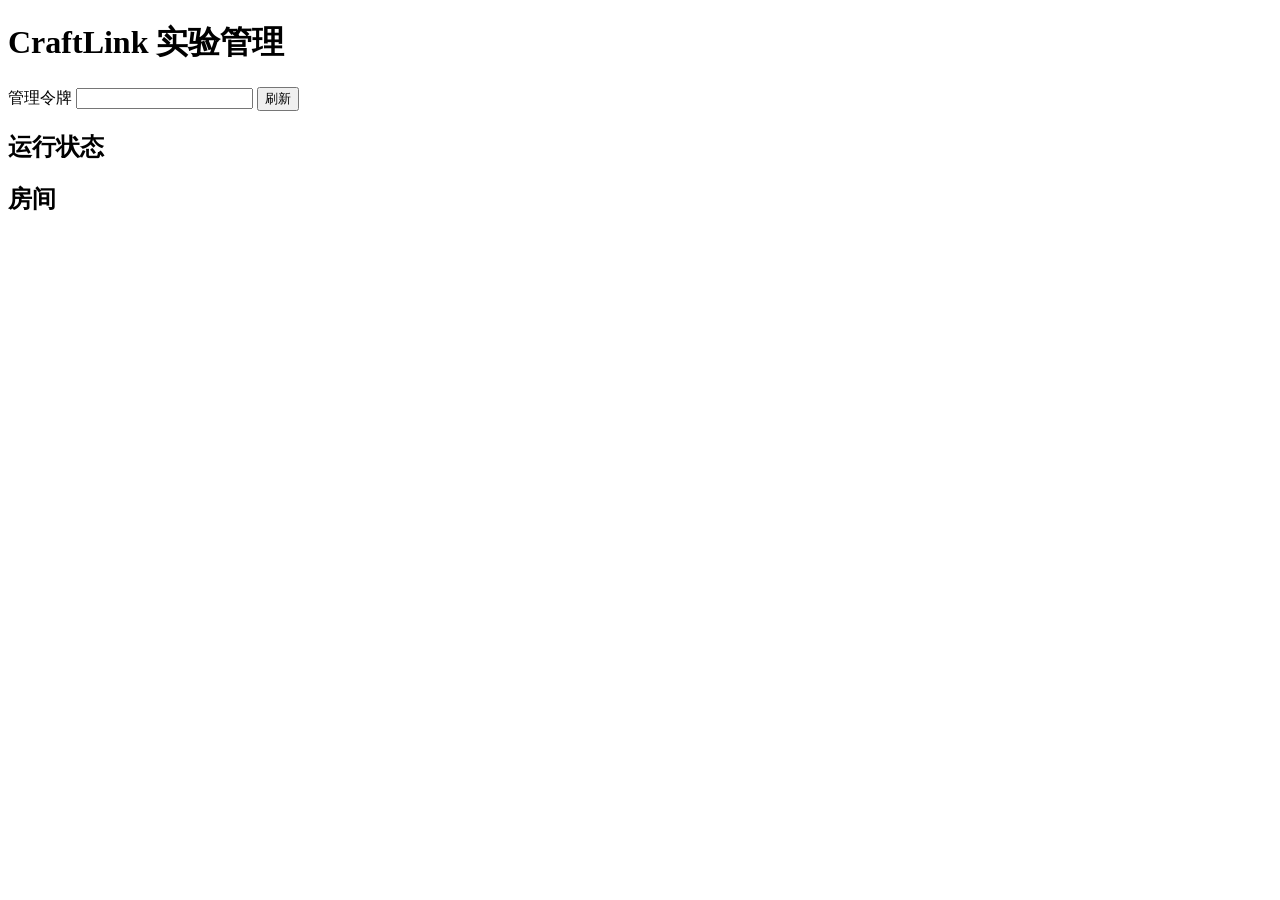
<file: server/lite_panel.html>
<!doctype html>
<html lang="zh-CN">
<meta charset="utf-8">
<meta name="viewport" content="width=device-width,initial-scale=1">
<title>CraftLink 实验管理</title>
<h1>CraftLink 实验管理</h1>
<label>管理令牌 <input id="token" type="password" autocomplete="off"></label>
<button id="refresh" type="button">刷新</button>
<p id="message" role="status"></p>
<h2>运行状态</h2>
<pre id="stats"></pre>
<h2>房间</h2>
<ul id="rooms"></ul>
<script>
const token = document.querySelector('#token');
const message = document.querySelector('#message');
const stats = document.querySelector('#stats');
const rooms = document.querySelector('#rooms');

async function request(path, body) {
  const headers = {Authorization: 'Bearer ' + token.value.trim()};
  const options = {headers, cache: 'no-store'};
  if (body) {
    headers['Content-Type'] = 'application/json';
    options.method = 'POST';
    options.body = JSON.stringify(body);
  }
  const response = await fetch(path, options);
  const result = await response.json();
  if (!response.ok || !result.ok) {
    throw new Error(result.message || result.error || '请求失败');
  }
  return result.data;
}

async function refresh() {
  try {
    const [summary, list] = await Promise.all([request('/stats'), request('/rooms')]);
    stats.textContent = JSON.stringify(summary, null, 2);
    rooms.replaceChildren();
    for (const room of list) {
      const name = room.name || room.room;
      const row = document.createElement('li');
      row.append(document.createTextNode(name + ' '));
      if (name) {
        const close = document.createElement('button');
        close.textContent = '关闭房间';
        close.onclick = async () => {
          if (!confirm('关闭房间 ' + name + '？')) return;
          close.disabled = true;
          try {
            await request('/rooms/revoke', {room: room.room_id || name});
            await refresh();
          } catch (error) {
            message.textContent = error.message;
            close.disabled = false;
          }
        };
        row.append(close);
      }
      rooms.append(row);
    }
    message.textContent = list.length ? '' : '暂无房间';
  } catch (error) {
    stats.textContent = '';
    rooms.replaceChildren();
    message.textContent = error.message;
  }
}

document.querySelector('#refresh').onclick = refresh;
</script>
</html>
</file>
